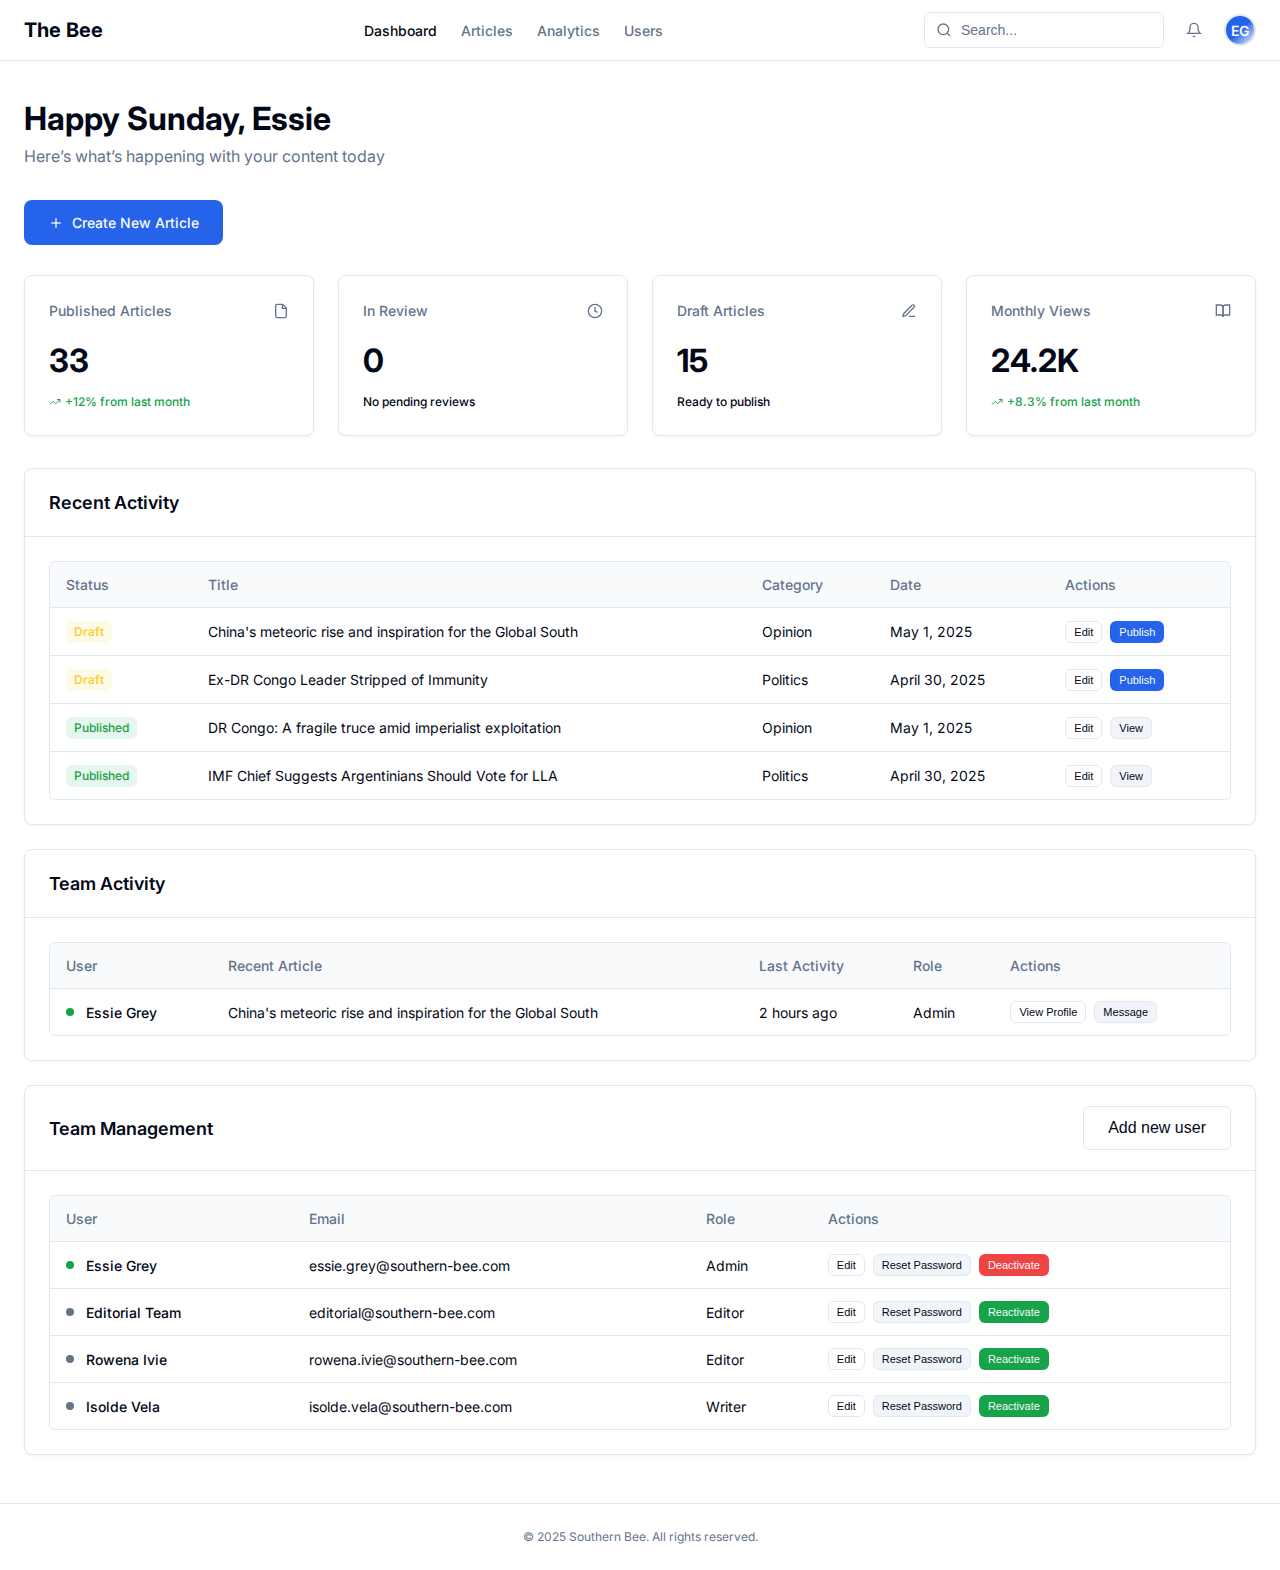
<file: admin-dashboard.html>
<!DOCTYPE html>
<html lang="en">
<head>
  <meta charset="UTF-8">
  <meta name="viewport" content="width=device-width, initial-scale=1.0">
  <meta http-equiv="X-UA-Compatible" content="IE=edge">
  <title>Southern Bee | Admin Dashboard</title>
  <meta name="description" content="">
  <link rel="stylesheet" href="assets/css/style.css">
</head>
<body>   
    <div class="dashboard">
    <header class="dashboard-header">
      <div class="header-container">
        <div class="logo">The Bee</div>
        
        <nav class="header-nav">
          <ul class="nav-links">
            <li><a href="admin-dashboard.html" class="nav-link active">Dashboard</a></li>
            <li><a href="manage-articles.html" class="nav-link">Articles</a></li>
            <li><a href="analytics.html" class="nav-link">Analytics</a></li>
            <li><a href="#" class="nav-link">Users</a></li>
          </ul>
        </nav>

        <div class="header-actions">
          <div class="search-container">
            <svg class="search-icon" xmlns="http://www.w3.org/2000/svg" viewBox="0 0 24 24" fill="none" stroke="currentColor" stroke-width="2">
              <circle cx="11" cy="11" r="8"></circle>
              <line x1="21" y1="21" x2="16.65" y2="16.65"></line>
            </svg>
            <input type="text" class="search-input" placeholder="Search...">
          </div>

          <button class="icon-button">
            <svg width="16" height="16" xmlns="http://www.w3.org/2000/svg" viewBox="0 0 24 24" fill="none" stroke="currentColor" stroke-width="2">
              <path d="M18 8A6 6 0 0 0 6 8c0 7-3 9-3 9h18s-3-2-3-9"></path>
              <path d="M13.73 21a2 2 0 0 1-3.46 0"></path>
            </svg>
          </button>

          <div class="user-menu">
            <div class="user-avatar">EG</div>
            <div class="user-dropdown">
                            <div class="user-details">
                  <div class="small-user-avatar">EG</div>
                  <div class="user-component">
                      <b>Essie Grey</b>
                      <p>essie.grey@southern-bee.com</p>
                  </div>
              </div>
              <div class="dropdown-separator"></div>
              <a href="analytics.html" class="dropdown-item">
                <svg xmlns="http://www.w3.org/2000/svg" width="16" height="16" viewBox="0 0 24 24" fill="none" stroke="currentColor" stroke-width="2" stroke-linecap="round" stroke-linejoin="round" class="lucide lucide-chart-no-axes-combined-icon lucide-chart-no-axes-combined"><path d="M12 16v5"/><path d="M16 14v7"/><path d="M20 10v11"/><path d="m22 3-8.646 8.646a.5.5 0 0 1-.708 0L9.354 8.354a.5.5 0 0 0-.707 0L2 15"/><path d="M4 18v3"/><path d="M8 14v7"/>
                </svg>
                Analytics
              </a>
              <a href="manage-articles.html" class="dropdown-item">
                <svg xmlns="http://www.w3.org/2000/svg" width="16" height="16" viewBox="0 0 24 24" fill="none" stroke="currentColor" stroke-width="2" stroke-linecap="round" stroke-linejoin="round" class="lucide lucide-newspaper-icon lucide-newspaper"><path d="M15 18h-5"/><path d="M18 14h-8"/><path d="M4 22h16a2 2 0 0 0 2-2V4a2 2 0 0 0-2-2H8a2 2 0 0 0-2 2v16a2 2 0 0 1-4 0v-9a2 2 0 0 1 2-2h2"/><rect width="8" height="4" x="10" y="6" rx="1"/>
                </svg>
                Articles
              </a>
              <div class="dropdown-separator"></div>
              <a href="profile.html" class="dropdown-item">
                <svg width="16" height="16" xmlns="http://www.w3.org/2000/svg" viewBox="0 0 24 24" fill="none" stroke="currentColor" stroke-width="2">
                  <path d="M20 21v-2a4 4 0 0 0-4-4H8a4 4 0 0 0-4 4v2"></path>
                  <circle cx="12" cy="7" r="4"></circle>
                </svg>
                Profile
              </a>
              <a href="settings.html" class="dropdown-item">
                <svg width="16" height="16" xmlns="http://www.w3.org/2000/svg" viewBox="0 0 24 24" fill="none" stroke="currentColor" stroke-width="2">
                  <path d="M12.22 2h-.44a2 2 0 0 0-2 2v.18a2 2 0 0 1-1 1.73l-.43.25a2 2 0 0 1-2 0l-.15-.08a2 2 0 0 0-2.73.73l-.22.38a2 2 0 0 0 .73 2.73l.15.1a2 2 0 0 1 1 1.72v.51a2 2 0 0 1-1 1.74l-.15.09a2 2 0 0 0-.73 2.73l.22.38a2 2 0 0 0 2.73.73l.15-.08a2 2 0 0 1 2 0l.43.25a2 2 0 0 1 1 1.73V20a2 2 0 0 0 2 2h.44a2 2 0 0 0 2-2v-.18a2 2 0 0 1 1-1.73l.43-.25a2 2 0 0 1 2 0l.15.08a2 2 0 0 0 2.73-.73l.22-.39a2 2 0 0 0-.73-2.73l-.15-.08a2 2 0 0 1-1-1.74v-.5a2 2 0 0 1 1-1.74l.15-.09a2 2 0 0 0 .73-2.73l-.22-.38a2 2 0 0 0-2.73-.73l-.15.08a2 2 0 0 1-2 0l-.43-.25a2 2 0 0 1-1-1.73V4a2 2 0 0 0-2-2z"></path>
                  <circle cx="12" cy="12" r="3"></circle>
                </svg>
                Settings
              </a>
              <div class="dropdown-separator"></div>
              <a href="" class="dropdown-item">
                <svg width="16" height="16" xmlns="http://www.w3.org/2000/svg" viewBox="0 0 24 24" fill="none" stroke="currentColor" stroke-width="2">
                  <path d="M9 21H5a2 2 0 0 1-2-2V5a2 2 0 0 1 2-2h4"></path>
                  <polyline points="16 17 21 12 16 7"></polyline>
                  <line x1="21" x2="9" y1="12" y2="12"></line>
                </svg>
                Logout
              </a>
            </div>
          </div>
        </div>
      </div>
    </header>

    <main class="main-container">
      <div class="page-header">
        <h1 class="header-greeting" id="header-greeting">Good morning, <span>Essie</span></h1>
        <p class="page-description">Here’s what’s happening with your content today</p>
      </div>

      <a href="create-article.html" class="create-button">
    <svg width="16" height="16" xmlns="http://www.w3.org/2000/svg" viewBox="0 0 24 24" fill="none" stroke="currentColor" stroke-width="2">
      <line x1="12" x2="12" y1="5" y2="19"></line>
      <line x1="5" x2="19" y1="12" y2="12"></line>
    </svg>
    Create New Article
</a>

      <div class="stats-grid">
        <div class="stat-card">
          <div class="stat-header">
            <div class="stat-title">Published Articles</div>
            <svg class="stat-icon" xmlns="http://www.w3.org/2000/svg" viewBox="0 0 24 24" fill="none" stroke="currentColor" stroke-width="2">
              <path d="M14.5 2H6a2 2 0 0 0-2 2v16a2 2 0 0 0 2 2h12a2 2 0 0 0 2-2V7.5L14.5 2z"></path>
              <polyline points="14,2 14,8 20,8"></polyline>
            </svg>
          </div>
          <div class="stat-value">33</div>
          <div class="stat-change positive">
            <svg width="12" height="12" xmlns="http://www.w3.org/2000/svg" viewBox="0 0 24 24" fill="none" stroke="currentColor" stroke-width="2">
              <polyline points="22 7 13.5 15.5 8.5 10.5 2 17"></polyline>
              <polyline points="16 7 22 7 22 13"></polyline>
            </svg>
            +12% from last month
          </div>
        </div>

        <div class="stat-card">
          <div class="stat-header">
            <div class="stat-title">In Review</div>
            <svg class="stat-icon" xmlns="http://www.w3.org/2000/svg" viewBox="0 0 24 24" fill="none" stroke="currentColor" stroke-width="2">
              <circle cx="12" cy="12" r="10"></circle>
              <polyline points="12 6 12 12 16 14"></polyline>
            </svg>
          </div>
          <div class="stat-value">0</div>
          <div class="stat-change">
            No pending reviews
          </div>
        </div>

        <div class="stat-card">
          <div class="stat-header">
            <div class="stat-title">Draft Articles</div>
            <svg class="stat-icon" xmlns="http://www.w3.org/2000/svg" viewBox="0 0 24 24" fill="none" stroke="currentColor" stroke-width="2">
              <path d="M12 20h9"></path>
              <path d="M16.5 3.5a2.12 2.12 0 0 1 3 3L7 19l-4 1 1-4Z"></path>
            </svg>
          </div>
          <div class="stat-value">15</div>
          <div class="stat-change">
            Ready to publish
          </div>
        </div>

        <div class="stat-card">
          <div class="stat-header">
            <div class="stat-title">Monthly Views</div>
            <svg class="stat-icon" xmlns="http://www.w3.org/2000/svg" viewBox="0 0 24 24" fill="none" stroke="currentColor" stroke-width="2">
              <path d="M2 3h6a4 4 0 0 1 4 4v14a3 3 0 0 0-3-3H2z"></path>
              <path d="M22 3h-6a4 4 0 0 0-4 4v14a3 3 0 0 1 3-3h7z"></path>
            </svg>
          </div>
          <div class="stat-value">24.2K</div>
          <div class="stat-change positive">
            <svg width="12" height="12" xmlns="http://www.w3.org/2000/svg" viewBox="0 0 24 24" fill="none" stroke="currentColor" stroke-width="2">
              <polyline points="22 7 13.5 15.5 8.5 10.5 2 17"></polyline>
              <polyline points="16 7 22 7 22 13"></polyline>
            </svg>
            +8.3% from last month
          </div>
        </div>
      </div>

      <div class="card">
        <div class="card-header">
          <h2 class="card-title">Recent Activity</h2>
        </div>
        <div class="card-body">
          <div class="table-container">
            <table class="data-table">
              <thead>
                <tr>
                  <th>Status</th>
                  <th>Title</th>
                  <th>Category</th>
                  <th>Date</th>
                  <th>Actions</th>
                </tr>
              </thead>
              <tbody>
                
                <tr>
                  <td><span class="badge draft">Draft</span></td>
                  <td>China's meteoric rise and inspiration for the Global South</td>
                  <td>Opinion</td>
                  <td>May 1, 2025</td>
                  <td>
                    <div class="action-buttons">
                      <button class="button button-sm button-outline">Edit</button>
                      <button class="button button-sm button-primary">Publish</button>
                    </div>
                  </td>
                </tr>
                <tr>
                  <td><span class="badge draft">Draft</span></td>
                  <td>Ex-DR Congo Leader Stripped of Immunity</td>
                  <td>Politics</td>
                  <td>April 30, 2025</td>
                  <td>
                    <div class="action-buttons">
                      <button class="button button-sm button-outline">Edit</button>
                      <button class="button button-sm button-primary">Publish</button>
                    </div>
                  </td>
                </tr>
                <tr>
                  <td><span class="badge published">Published</span></td>
                  <td>DR Congo: A fragile truce amid imperialist exploitation</td>
                  <td>Opinion</td>
                  <td>May 1, 2025</td>
                  <td>
                    <div class="action-buttons">
                      <button class="button button-sm button-outline">Edit</button>
                      <button class="button button-sm button-secondary">View</button>
                    </div>
                  </td>
                </tr>
                <tr>
                  <td><span class="badge published">Published</span></td>
                  <td>IMF Chief Suggests Argentinians Should Vote for LLA</td>
                  <td>Politics</td>
                  <td>April 30, 2025</td>
                  <td>
                    <div class="action-buttons">
                      <button class="button button-sm button-outline">Edit</button>
                      <button class="button button-sm button-secondary">View</button>
                    </div>
                  </td>
                </tr>
              </tbody>
            </table>
          </div>
        </div>
      </div>
      
      <div class="card">
        <div class="card-header">
          <h2 class="card-title">Team Activity</h2>
        </div>
        <div class="card-body">
          <div class="table-container">
            <table class="data-table">
              <thead>
                <tr>
                  <th>User</th>
                  <th>Recent Article</th>
                  <th>Last Activity</th>
                  <th>Role</th>
                  <th>Actions</th>
                </tr>
              </thead>
              <tbody>
                <tr>
                  <td>
                    <div class="user-cell">
                      <span class="status-dot online"></span>
                      <span class="user-name">Essie Grey</span>
                    </div>
                  </td>
                  <td>China's meteoric rise and inspiration for the Global South</td>
                  <td>2 hours ago</td>
                  <td>Admin</td>
                  <td>
                    <div class="action-buttons">
                      <button class="button button-sm button-outline">View Profile</button>
                      <button class="button button-sm button-secondary">Message</button>
                    </div>
                  </td>
                </tr>
                <!--<tr>
                  <td>
                    <div class="user-cell">
                      <span class="status-dot offline"></span>
                      <span class="user-name">Editorial Team</span>
                    </div>
                  </td>
                  <td>DR Congo: A fragile truce amid imperialist exploitation</td>
                  <td>Yesterday</td>
                  <td>Editor</td>
                  <td>
                    <div class="action-buttons">
                      <button class="button button-sm button-outline">View Profile</button>
                      <button class="button button-sm button-secondary">Message</button>
                    </div>
                  </td>
                </tr>
                <tr>
                  <td>
                    <div class="user-cell">
                        <span class="status-dot online"></span>
                      <span class="user-name">Rowena Ivie</span>
                    </div>
                  </td>
                  <td>IMF Chief Suggests Argentinians Should Vote for LLA</td>
                  <td>30 minutes ago</td>
                  <td>Editor</td>
                  <td>
                    <div class="action-buttons">
                      <button class="button button-sm button-outline">View Profile</button>
                      <button class="button button-sm button-secondary">Message</button>
                    </div>
                  </td>
                </tr>
                <tr>
                  <td>
                    <div class="user-cell">
                      <span class="status-dot online"></span>
                      <span class="user-name">Isolde  Vela</span>
                    </div>
                  </td>
                  <td>Ex-DR Congo Leader Stripped of Immunity</td>
                  <td>4 hours ago</td>
                  <td>Writer</td>
                  <td>
                    <div class="action-buttons">
                      <button class="button button-sm button-outline">View Profile</button>
                      <button class="button button-sm button-secondary">Message</button>
                    </div>
                  </td>
                </tr>-->
              </tbody>
            </table>
          </div>
        </div>
      </div>
      
      <div class="card">
        <div class="card-header">
          <h2 class="card-title">Team Management</h2>
          <button class="button button-lg button-outline">Add new user</button>
        </div>
        <div class="card-body">
          <div class="table-container">
            <table class="data-table">
              <thead>
                <tr>
                  <th>User</th>
                  <th>Email</th>
                  <th>Role</th>
                  <th>Actions</th>
                </tr>
              </thead>
              <tbody>
                <tr>
                  <td>
                      <div class="user-cell">
                      <span class="status-dot online"></span>
                      <span class="user-name">Essie Grey</span>
                    </div>
                  </td>
                  <td>essie.grey@southern-bee.com</td>
                  <td>Admin</td>
                  <td>
                    <div class="action-buttons">
                      <button class="button button-sm button-outline">Edit</button>
                      <button class="button button-sm button-secondary">Reset Password</button>
                      <button class="button button-sm button-destructive">Deactivate</button>
                    </div>
                  </td>
                </tr>
                <tr>
                  <td>
                      <div class="user-cell">
                      <span class="status-dot offline"></span>
                      <span class="user-name">Editorial Team</span>
                    </div>
                  </td>
                  <td>editorial@southern-bee.com</td>
                  <td>Editor</td>
                  <td>
                    <div class="action-buttons">
                      <button class="button button-sm button-outline">Edit</button>
                      <button class="button button-sm button-secondary">Reset Password</button>
                      <button class="button button-sm button-success">Reactivate</button>
                    </div>
                  </td>
                </tr>
                <tr>
                  <td>
                      <div class="user-cell">
                      <span class="status-dot offline"></span>
                      <span class="user-name">Rowena Ivie</span>
                    </div>
                  </td>
                  <td>rowena.ivie@southern-bee.com</td>
                  <td>Editor</td>
                  <td>
                    <div class="action-buttons">
                      <button class="button button-sm button-outline">Edit</button>
                      <button class="button button-sm button-secondary">Reset Password</button>
                      <button class="button button-sm button-success">Reactivate</button>
                    </div>
                  </td>
                </tr>
                <tr>
                  <td>
                      <div class="user-cell">
                      <span class="status-dot offline"></span>
                      <span class="user-name">Isolde Vela</span>
                    </div>
                  </td>
                  <td>isolde.vela@southern-bee.com</td>
                  <td>Writer</td>
                  <td>
                    <div class="action-buttons">
                      <button class="button button-sm button-outline">Edit</button>
                      <button class="button button-sm button-secondary">Reset Password</button>
                      <button class="button button-sm button-success">Reactivate</button>
                    </div>
                  </td>
                </tr>
              </tbody>
            </table>
          </div>
        </div>
      </div>
    </main>

    <footer class="footer">
      © 2025 Southern Bee. All rights reserved.
    </footer>
  </div>
    
    <script src="assets/js/main.js" defer></script>
</body>
</html>
</file>
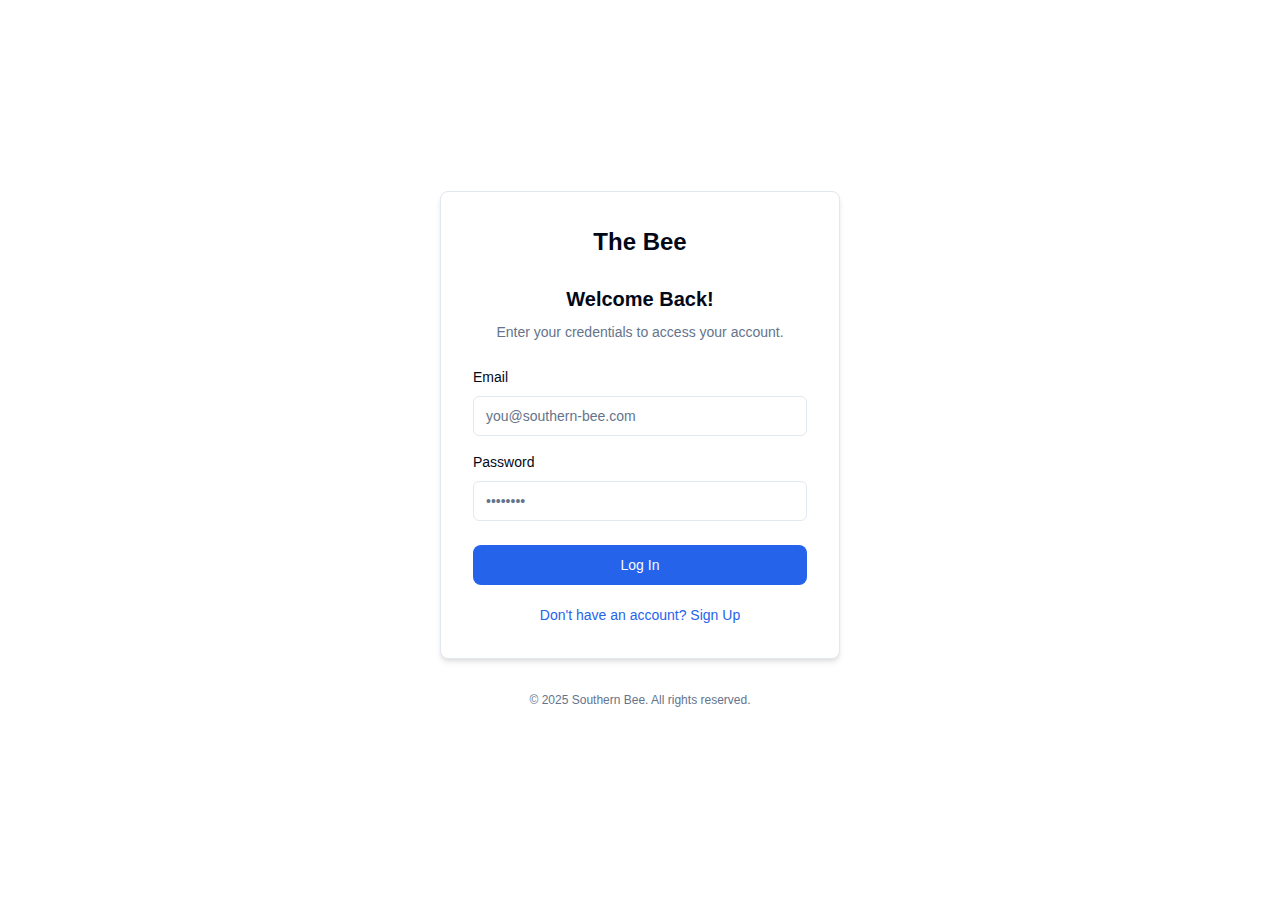
<file: admin-login.html>
<!DOCTYPE html>
<html lang="en">
<head>
  <meta charset="UTF-8">
  <meta name="viewport" content="width=device-width, initial-scale=1.0">
  <meta http-equiv="X-UA-Compatible" content="IE=edge">
  <title>Login | Southern Bee Admin</title>
  <meta name="description" content="Login to Southern Bee Admin Dashboard">
  <link rel="stylesheet" href="assets/css/theme.css">
</head>
<body>
  <div class="auth-container">
    <div class="logo">The Bee</div>
    <div class="auth-header">
        <h1 class="auth-title">Welcome Back!</h1>
        <p class="auth-subtitle">Enter your credentials to access your account.</p>
    </div>
    <form id="loginForm" action="admin-dashboard.html" novalidate>
      <div class="form-group">
        <label for="email">Email</label>
        <input type="email" id="email" name="email" class="form-input" placeholder="you@southern-bee.com">
        <div class="error-message"></div>
      </div>
      <div class="form-group">
        <label for="password">Password</label>
        <input type="password" id="password" name="password" class="form-input" placeholder="••••••••">
        <div class="error-message"></div>
      </div>
      <button type="submit" class="auth-button">Log In</button>
    </form>
    <a href="admin-signup.html" class="auth-link">Don't have an account? Sign Up</a>
  </div>
   <footer class="footer">
      © 2025 Southern Bee. All rights reserved.
    </footer>
    <script src="assets/js/main.js" defer></script>
</body>
</html>
</file>
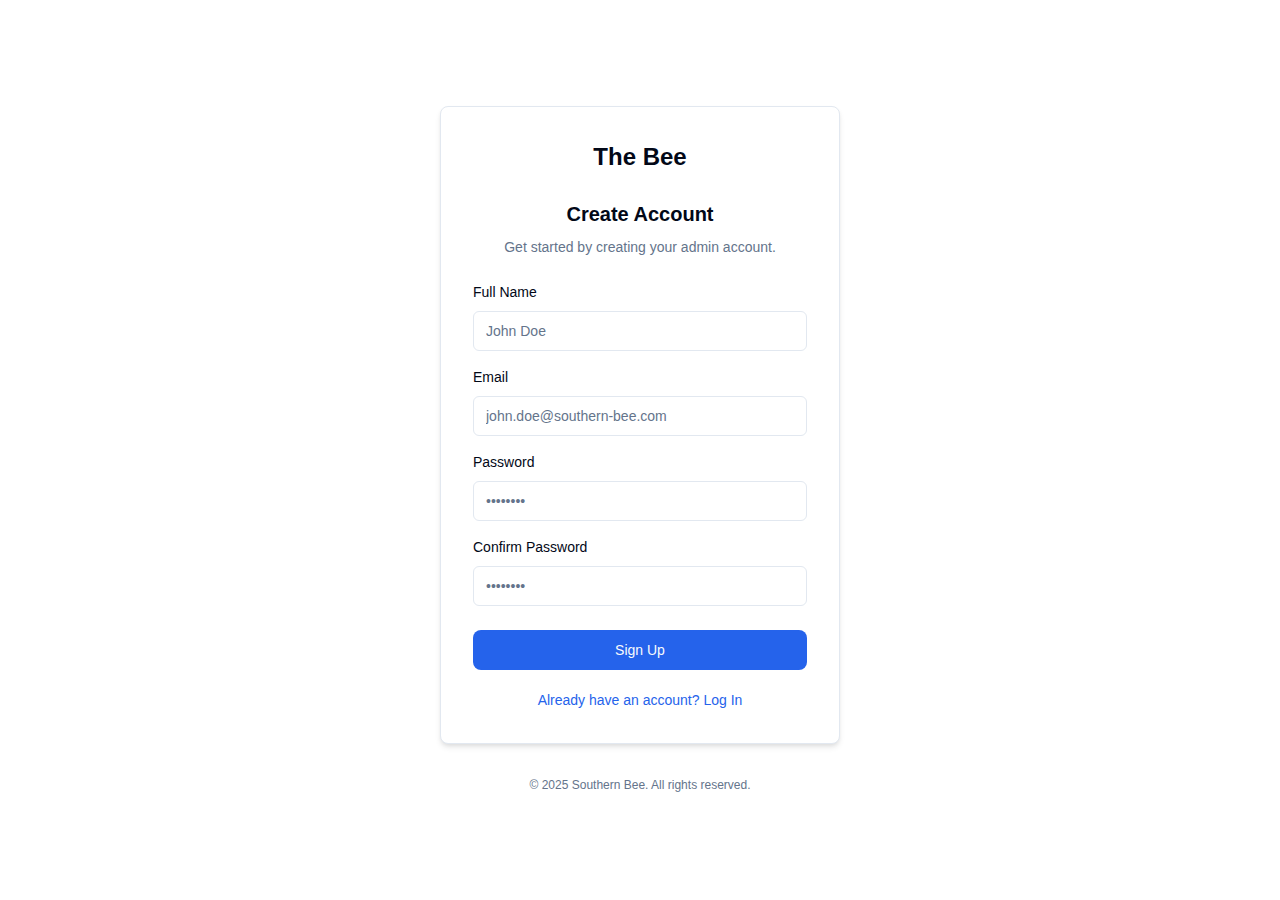
<file: admin-signup.html>
<!DOCTYPE html>
<html lang="en">
<head>
  <meta charset="UTF-8">
  <meta name="viewport" content="width=device-width, initial-scale=1.0">
  <meta http-equiv="X-UA-Compatible" content="IE=edge">
  <title>Sign Up | Southern Bee Admin</title>
  <meta name="description" content="Create an account for Southern Bee Admin Dashboard">
  <link rel="stylesheet" href="assets/css/theme.css">
</head>
<body>
  <div class="auth-container">
    <div class="logo">The Bee</div>
    <div class="auth-header">
        <h1 class="auth-title">Create Account</h1>
        <p class="auth-subtitle">Get started by creating your admin account.</p>
    </div>
    <!-- IMPORTANT: id="signupForm" and novalidate added here -->
    <form id="signupForm" action="admin-login.html" novalidate>
      <div class="form-group">
        <label for="fullname">Full Name</label>
        <input type="text" id="fullname" name="fullname" class="form-input" placeholder="John Doe">
        <div class="error-message"></div>
      </div>
      <div class="form-group">
        <label for="email">Email</label>
        <input type="email" id="email" name="email" class="form-input" placeholder="john.doe@southern-bee.com">
        <div class="error-message"></div>
      </div>
      <div class="form-group">
        <label for="password">Password</label>
        <input type="password" id="password" name="password" class="form-input" placeholder="••••••••">
        <div class="error-message"></div>
      </div>
      <div class="form-group">
        <label for="confirm-password">Confirm Password</label>
        <input type="password" id="confirm-password" name="confirm-password" class="form-input" placeholder="••••••••">
        <div class="error-message"></div>
      </div>
      <button type="submit" class="auth-button">Sign Up</button>
    </form>
    <a href="admin-login.html" class="auth-link">Already have an account? Log In</a>
  </div>
  <footer class="footer">
      © 2025 Southern Bee. All rights reserved.
  </footer>
  <script src="assets/js/main.js" defer></script>
</body>
</html>
</file>
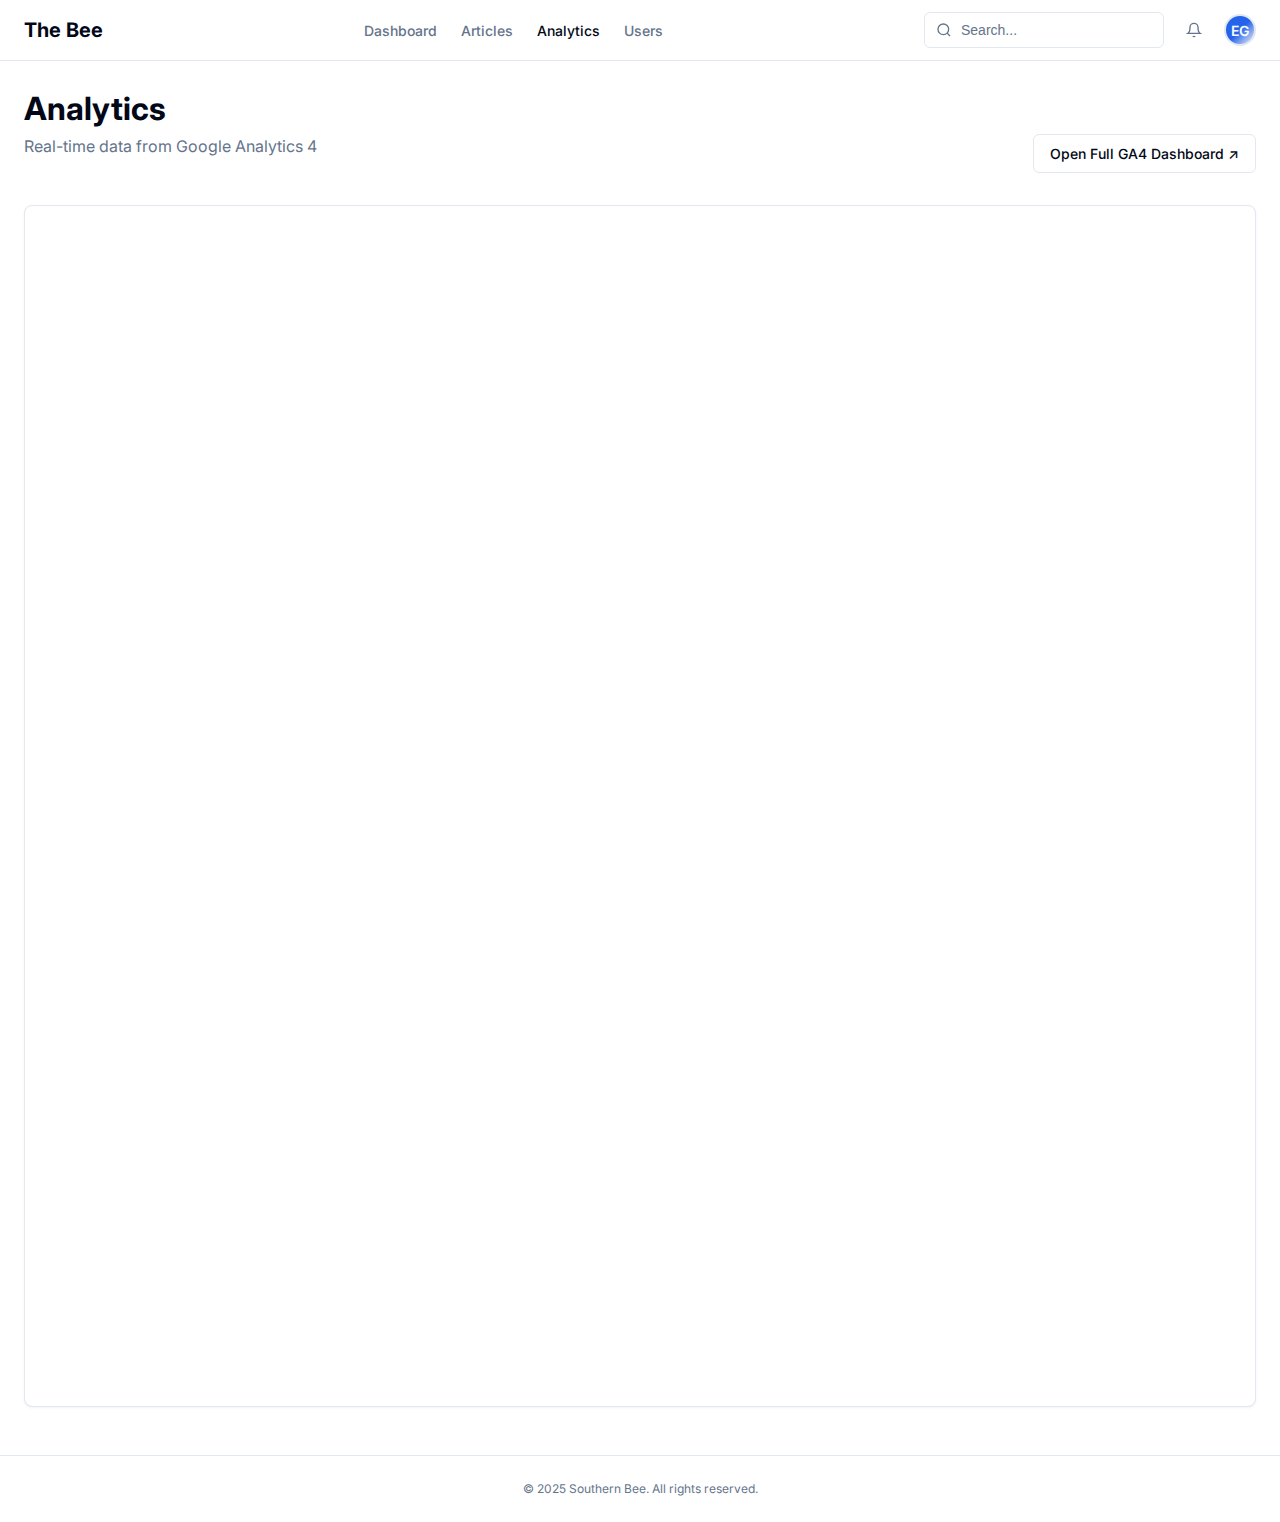
<file: analytics.html>
<!DOCTYPE html>
<html lang="en">
<head>
  <meta charset="UTF-8">
  <meta name="viewport" content="width=device-width, initial-scale=1.0">
  <meta http-equiv="X-UA-Compatible" content="IE=edge">
  <title>Southern Bee | Analytics</title>
  <meta name="description" content="">
  <link rel="stylesheet" href="assets/css/style.css">
  <!--<script src="https://cdnjs.cloudflare.com/ajax/libs/Chart.js/3.9.1/chart.min.js"></script>-->
  <style>
      /* Remove the old .google-embed-container styles and use this: */

.dashboard-embed-wrapper {
    width: 100%;
    /* This makes the iframe tall enough to fit content without internal scrollbars */
    min-height: 1200px; 
    position: relative;
    background: #fff;
    border-radius: 8px;
    box-shadow: 0 1px 3px rgba(0,0,0,0.1);
    overflow: hidden;
}

.dashboard-embed-wrapper iframe {
    width: 100%;
    height: 100%;
    border: none;
    display: block;
}

/* Make the card body flush to remove ugly white borders */
.card-body.no-padding {
    padding: 0;
}
  </style>
</head>
<body>   
  <div class="dashboard">
    <header class="dashboard-header">
      <div class="header-container">
        <div class="logo">The Bee</div>
        
        <nav class="header-nav">
          <ul class="nav-links">
            <li><a href="admin-dashboard.html" class="nav-link">Dashboard</a></li>
            <li><a href="manage-articles.html" class="nav-link">Articles</a></li>
            <li><a href="analytics.html" class="nav-link active">Analytics</a></li>
            <li><a href="#" class="nav-link">Users</a></li>
          </ul>
        </nav>

        <div class="header-actions">
          <div class="search-container">
            <svg class="search-icon" xmlns="http://www.w3.org/2000/svg" viewBox="0 0 24 24" fill="none" stroke="currentColor" stroke-width="2">
              <circle cx="11" cy="11" r="8"></circle>
              <line x1="21" y1="21" x2="16.65" y2="16.65"></line>
            </svg>
            <input type="text" class="search-input" placeholder="Search...">
          </div>

          <button class="icon-button">
            <svg width="16" height="16" xmlns="http://www.w3.org/2000/svg" viewBox="0 0 24 24" fill="none" stroke="currentColor" stroke-width="2">
              <path d="M18 8A6 6 0 0 0 6 8c0 7-3 9-3 9h18s-3-2-3-9"></path>
              <path d="M13.73 21a2 2 0 0 1-3.46 0"></path>
            </svg>
          </button>

          <div class="user-menu">
            <div class="user-avatar">EG</div>
            <div class="user-dropdown">
              <div class="user-details">
                <div class="small-user-avatar">EG</div>
                <div class="user-component">
                  <b>Essie Grey</b>
                  <p>essie.grey@southern-bee.com</p>
                </div>
              </div>
              <div class="dropdown-separator"></div>
              <a href="analytics.html" class="dropdown-item">
                <svg xmlns="http://www.w3.org/2000/svg" width="16" height="16" viewBox="0 0 24 24" fill="none" stroke="currentColor" stroke-width="2" stroke-linecap="round" stroke-linejoin="round">
                  <path d="M12 16v5"/><path d="M16 14v7"/><path d="M20 10v11"/><path d="m22 3-8.646 8.646a.5.5 0 0 1-.708 0L9.354 8.354a.5.5 0 0 0-.707 0L2 15"/><path d="M4 18v3"/><path d="M8 14v7"/>
                </svg>
                Analytics
              </a>
              <a href="manage-articles.html" class="dropdown-item">
                <svg xmlns="http://www.w3.org/2000/svg" width="16" height="16" viewBox="0 0 24 24" fill="none" stroke="currentColor" stroke-width="2" stroke-linecap="round" stroke-linejoin="round">
                  <path d="M15 18h-5"/><path d="M18 14h-8"/><path d="M4 22h16a2 2 0 0 0 2-2V4a2 2 0 0 0-2-2H8a2 2 0 0 0-2 2v16a2 2 0 0 1-4 0v-9a2 2 0 0 1 2-2h2"/><rect width="8" height="4" x="10" y="6" rx="1"/>
                </svg>
                Articles
              </a>
              <div class="dropdown-separator"></div>
              <a href="profile.html" class="dropdown-item">
                <svg width="16" height="16" xmlns="http://www.w3.org/2000/svg" viewBox="0 0 24 24" fill="none" stroke="currentColor" stroke-width="2">
                  <path d="M20 21v-2a4 4 0 0 0-4-4H8a4 4 0 0 0-4 4v2"></path>
                  <circle cx="12" cy="7" r="4"></circle>
                </svg>
                Profile
              </a>
              <a href="settings.html" class="dropdown-item">
                <svg width="16" height="16" xmlns="http://www.w3.org/2000/svg" viewBox="0 0 24 24" fill="none" stroke="currentColor" stroke-width="2">
                  <path d="M12.22 2h-.44a2 2 0 0 0-2 2v.18a2 2 0 0 1-1 1.73l-.43.25a2 2 0 0 1-2 0l-.15-.08a2 2 0 0 0-2.73.73l-.22.38a2 2 0 0 0 .73 2.73l.15.1a2 2 0 0 1 1 1.72v.51a2 2 0 0 1-1 1.74l-.15.09a2 2 0 0 0-.73 2.73l.22.38a2 2 0 0 0 2.73.73l.15-.08a2 2 0 0 1 2 0l.43.25a2 2 0 0 1 1 1.73V20a2 2 0 0 0 2 2h.44a2 2 0 0 0 2-2v-.18a2 2 0 0 1 1-1.73l.43-.25a2 2 0 0 1 2 0l.15.08a2 2 0 0 0 2.73-.73l.22-.39a2 2 0 0 0-.73-2.73l-.15-.08a2 2 0 0 1-1-1.74v-.5a2 2 0 0 1 1-1.74l.15-.09a2 2 0 0 0 .73-2.73l-.22-.38a2 2 0 0 0-2.73-.73l-.15.08a2 2 0 0 1-2 0l-.43-.25a2 2 0 0 1-1-1.73V4a2 2 0 0 0-2-2z"></path>
                  <circle cx="12" cy="12" r="3"></circle>
                </svg>
                Settings
              </a>
              <div class="dropdown-separator"></div>
              <a href="" class="dropdown-item">
                <svg width="16" height="16" xmlns="http://www.w3.org/2000/svg" viewBox="0 0 24 24" fill="none" stroke="currentColor" stroke-width="2">
                  <path d="M9 21H5a2 2 0 0 1-2-2V5a2 2 0 0 1 2-2h4"></path>
                  <polyline points="16 17 21 12 16 7"></polyline>
                  <line x1="21" x2="9" y1="12" y2="12"></line>
                </svg>
                Logout
              </a>
            </div>
          </div>
        </div>
      </div>
    </header>

    <main class="main-container">
      <div class="page-header" style="display: flex; justify-content: space-between; align-items: end;">
    <div>
        <h1 class="page-title">Analytics</h1>
        <p class="page-description">Real-time data from Google Analytics 4</p>
    </div>
    
    <!-- Button moved here, styled as outline to be less distracting -->
    <a href="https://analytics.google.com/analytics/web/" target="_blank" class="button button-outline">
        Open Full GA4 Dashboard ↗
    </a>
      </div>
      
      <div class="card">
        <!--<div class="card-header">
          <h3 class="card-title">Performance Overview</h3>
        </div>-->
        <div class="card-body no-padding">
        <div class="dashboard-embed-wrapper">
            <!-- 
               IMPORTANT URL CHANGES:
               1. Added /embed/ to the path (you already had this)
               2. Added params at the end: ?params=%7B%22ds0.refreshInterval%22%3A300%7D&nav=collapsed
            -->
            <iframe 
                src="https://lookerstudio.google.com/embed/reporting/353cf5d8-a134-4fc7-9d29-28f35de7e032/page/p_m63q9t54bd?nav=collapsed" 
                frameborder="0" 
                style="border:0" 
                allowfullscreen 
                sandbox="allow-storage-access-by-user-activation allow-scripts allow-same-origin allow-popups allow-popups-to-escape-sandbox">
            </iframe>
        </div>
    </div>
  </div>
    </main>
    
    <footer class="footer">
      © 2025 Southern Bee. All rights reserved.
    </footer>
  </div>
  
  <script src="assets/js/main.js" defer></script>
</body>
</html>
</file>
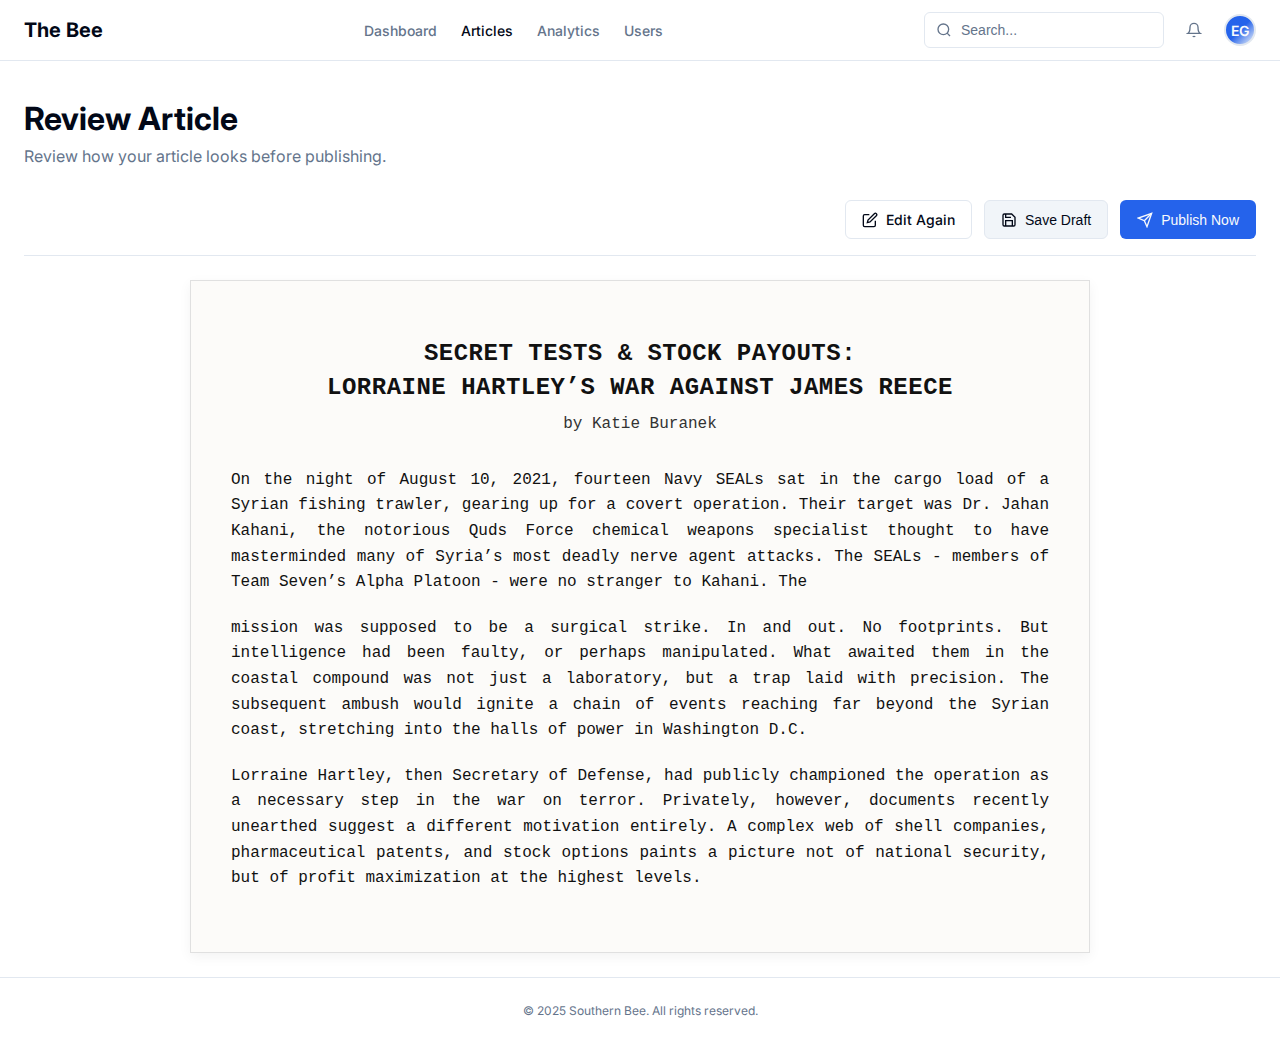
<file: article.html>
<!DOCTYPE html>
<html lang="en">
<head>
  <meta charset="UTF-8">
  <meta name="viewport" content="width=device-width, initial-scale=1.0">
  <meta http-equiv="X-UA-Compatible" content="IE=edge">
  <title>Article Preview | Southern Bee</title>
  <meta name="description" content="Article Preview">
  <link rel="stylesheet" href="assets/css/style.css">
</head>
<body>   
    <div class="dashboard">
    <header class="dashboard-header">
      <div class="header-container">
        <div class="logo">The Bee</div>
        <nav class="header-nav">
          <ul class="nav-links">
            <li><a href="admin-dashboard.html" class="nav-link">Dashboard</a></li>
            <li><a href="manage-articles.html" class="nav-link active">Articles</a></li>
            <li><a href="analytics.html" class="nav-link">Analytics</a></li>
            <li><a href="#" class="nav-link">Users</a></li>
          </ul>
        </nav>

        <div class="header-actions">
          <div class="search-container">
            <svg class="search-icon" xmlns="http://www.w3.org/2000/svg" viewBox="0 0 24 24" fill="none" stroke="currentColor" stroke-width="2">
              <circle cx="11" cy="11" r="8"></circle>
              <line x1="21" y1="21" x2="16.65" y2="16.65"></line>
            </svg>
            <input type="text" class="search-input" placeholder="Search...">
          </div>

          <button class="icon-button">
            <svg width="16" height="16" xmlns="http://www.w3.org/2000/svg" viewBox="0 0 24 24" fill="none" stroke="currentColor" stroke-width="2">
              <path d="M18 8A6 6 0 0 0 6 8c0 7-3 9-3 9h18s-3-2-3-9"></path>
              <path d="M13.73 21a2 2 0 0 1-3.46 0"></path>
            </svg>
          </button>

          <div class="user-menu">
            <div class="user-avatar">EG</div>
            <div class="user-dropdown">
                <div class="user-details">
                  <div class="small-user-avatar">EG</div>
                  <div class="user-component">
                      <b>Essie Grey</b>
                      <p>essie.grey@southern-bee.com</p>
                  </div>
              </div>
              <div class="dropdown-separator"></div>
              <a href="analytics.html" class="dropdown-item">
                <svg xmlns="http://www.w3.org/2000/svg" width="16" height="16" viewBox="0 0 24 24" fill="none" stroke="currentColor" stroke-width="2" stroke-linecap="round" stroke-linejoin="round" class="lucide lucide-chart-no-axes-combined-icon lucide-chart-no-axes-combined"><path d="M12 16v5"/><path d="M16 14v7"/><path d="M20 10v11"/><path d="m22 3-8.646 8.646a.5.5 0 0 1-.708 0L9.354 8.354a.5.5 0 0 0-.707 0L2 15"/><path d="M4 18v3"/><path d="M8 14v7"/>
                </svg>
                Analytics
              </a>
              <a href="manage-articles.html" class="dropdown-item">
                <svg xmlns="http://www.w3.org/2000/svg" width="16" height="16" viewBox="0 0 24 24" fill="none" stroke="currentColor" stroke-width="2" stroke-linecap="round" stroke-linejoin="round" class="lucide lucide-newspaper-icon lucide-newspaper"><path d="M15 18h-5"/><path d="M18 14h-8"/><path d="M4 22h16a2 2 0 0 0 2-2V4a2 2 0 0 0-2-2H8a2 2 0 0 0-2 2v16a2 2 0 0 1-4 0v-9a2 2 0 0 1 2-2h2"/><rect width="8" height="4" x="10" y="6" rx="1"/>
                </svg>
                Articles
              </a>
              <div class="dropdown-separator"></div>
              <a href="profile.html" class="dropdown-item">
                <svg width="16" height="16" xmlns="http://www.w3.org/2000/svg" viewBox="0 0 24 24" fill="none" stroke="currentColor" stroke-width="2">
                  <path d="M20 21v-2a4 4 0 0 0-4-4H8a4 4 0 0 0-4 4v2"></path>
                  <circle cx="12" cy="7" r="4"></circle>
                </svg>
                Profile
              </a>
              <a href="settings.html" class="dropdown-item">
                <svg width="16" height="16" xmlns="http://www.w3.org/2000/svg" viewBox="0 0 24 24" fill="none" stroke="currentColor" stroke-width="2">
                  <path d="M12.22 2h-.44a2 2 0 0 0-2 2v.18a2 2 0 0 1-1 1.73l-.43.25a2 2 0 0 1-2 0l-.15-.08a2 2 0 0 0-2.73.73l-.22.38a2 2 0 0 0 .73 2.73l.15.1a2 2 0 0 1 1 1.72v.51a2 2 0 0 1-1 1.74l-.15.09a2 2 0 0 0-.73 2.73l.22.38a2 2 0 0 0 2.73.73l.15-.08a2 2 0 0 1 2 0l.43.25a2 2 0 0 1 1 1.73V20a2 2 0 0 0 2 2h.44a2 2 0 0 0 2-2v-.18a2 2 0 0 1 1-1.73l.43-.25a2 2 0 0 1 2 0l.15.08a2 2 0 0 0 2.73-.73l.22-.39a2 2 0 0 0-.73-2.73l-.15-.08a2 2 0 0 1-1-1.74v-.5a2 2 0 0 1 1-1.74l.15-.09a2 2 0 0 0 .73-2.73l-.22-.38a2 2 0 0 0-2.73-.73l-.15.08a2 2 0 0 1-2 0l-.43-.25a2 2 0 0 1-1-1.73V4a2 2 0 0 0-2-2z"></path>
                  <circle cx="12" cy="12" r="3"></circle>
                </svg>
                Settings
              </a>
              <div class="dropdown-separator"></div>
              <a href="" class="dropdown-item">
                <svg width="16" height="16" xmlns="http://www.w3.org/2000/svg" viewBox="0 0 24 24" fill="none" stroke="currentColor" stroke-width="2">
                  <path d="M9 21H5a2 2 0 0 1-2-2V5a2 2 0 0 1 2-2h4"></path>
                  <polyline points="16 17 21 12 16 7"></polyline>
                  <line x1="21" x2="9" y1="12" y2="12"></line>
                </svg>
                Logout
              </a>
            </div>
          </div>
        </div>
      </div>
    </header>

    <main class="main-container">
      <div class="page-header">
        <h1 class="header-greeting">Review Article</h1>
        <p class="page-description">Review how your article looks before publishing.</p>
      </div>

      <div class="preview-actions-bar">
          <a href="create-article.html" class="button button-outline">
              <svg width="16" height="16" xmlns="http://www.w3.org/2000/svg" viewBox="0 0 24 24" fill="none" stroke="currentColor" stroke-width="2" style="margin-right: 8px;">
                <path d="M11 4H4a2 2 0 0 0-2 2v14a2 2 0 0 0 2 2h14a2 2 0 0 0 2-2v-7"></path>
                <path d="M18.5 2.5a2.121 2.121 0 0 1 3 3L12 15l-4 1 1-4 9.5-9.5z"></path>
              </svg>
              Edit Again
          </a>
          <button class="button button-secondary">
              <svg width="16" height="16" xmlns="http://www.w3.org/2000/svg" viewBox="0 0 24 24" fill="none" stroke="currentColor" stroke-width="2" style="margin-right: 8px;">
                  <path d="M19 21H5a2 2 0 0 1-2-2V5a2 2 0 0 1 2-2h11l5 5v11a2 2 0 0 1-2 2z"></path>
                  <polyline points="17 21 17 13 7 13 7 21"></polyline>
                  <polyline points="7 3 7 8 15 8"></polyline>
              </svg>
              Save Draft
          </button>
          <button class="button button-primary">
              <svg width="16" height="16" xmlns="http://www.w3.org/2000/svg" viewBox="0 0 24 24" fill="none" stroke="currentColor" stroke-width="2" style="margin-right: 8px;">
                  <path d="M22 2L11 13"></path>
                  <path d="M22 2L15 22L11 13L2 9L22 2Z"></path>
              </svg>
              Publish Now
          </button>
      </div>

      <div class="article-preview-wrapper">
          <article class="article-preview-content">
              <h1 class="article-preview-title">SECRET TESTS & STOCK PAYOUTS:<br>LORRAINE HARTLEY’S WAR AGAINST JAMES REECE</h1>
              
              <div class="article-preview-byline">
                  by Katie Buranek
              </div>

              <div class="article-preview-body">
                  <p>On the night of August 10, 2021, fourteen Navy SEALs sat in the cargo load of a Syrian fishing trawler, gearing up for a covert operation. Their target was Dr. Jahan Kahani, the notorious Quds Force chemical weapons specialist thought to have masterminded many of Syria’s most deadly nerve agent attacks. The SEALs - members of Team Seven’s Alpha Platoon - were no stranger to Kahani. The</p>
                  
                  <!-- Placeholder text for visual effect -->
                  <p>mission was supposed to be a surgical strike. In and out. No footprints. But intelligence had been faulty, or perhaps manipulated. What awaited them in the coastal compound was not just a laboratory, but a trap laid with precision. The subsequent ambush would ignite a chain of events reaching far beyond the Syrian coast, stretching into the halls of power in Washington D.C.</p>
                  
                  <p>Lorraine Hartley, then Secretary of Defense, had publicly championed the operation as a necessary step in the war on terror. Privately, however, documents recently unearthed suggest a different motivation entirely. A complex web of shell companies, pharmaceutical patents, and stock options paints a picture not of national security, but of profit maximization at the highest levels.</p>
              </div>
          </article>
      </div>

    </main>

    <footer class="footer">
      © 2025 Southern Bee. All rights reserved.
    </footer>
  </div>
    
    <script src="assets/js/main.js" defer></script>
</body>
</html>
</file>
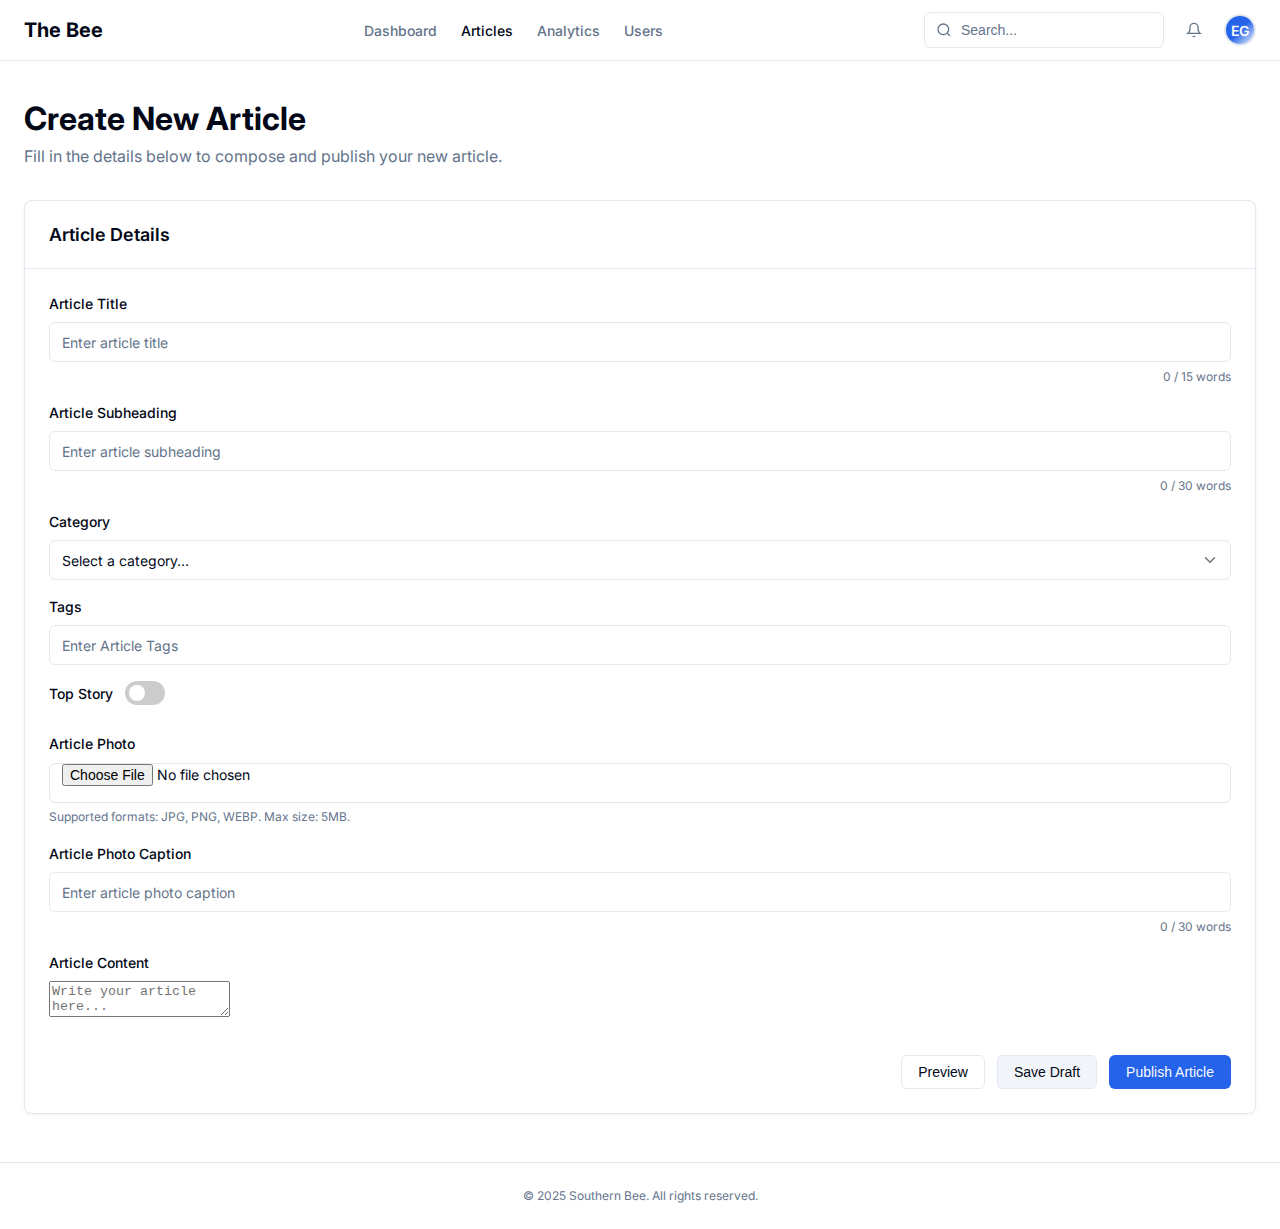
<file: create-article.html>
<!DOCTYPE html>
<html lang="en">
<head>
  <meta charset="UTF-8">
  <meta name="viewport" content="width=device-width, initial-scale=1.0">
  <meta http-equiv="X-UA-Compatible" content="IE=edge">
  <title>Southern Bee | Create Article</title>
  <meta name="description" content="Create a new article for Southern Bee.">
  <link rel="stylesheet" href="assets/css/style.css">
  <script src="https://cdn.tiny.cloud/1/d8lp7p4q21ah47puqajxljl7ch6ke3kjbihro86uvd3penuw/tinymce/6/tinymce.min.js" referrerpolicy="origin"></script>
</head>
<body>   
    <div class="dashboard">
    <header class="dashboard-header">
      <div class="header-container">
        <div class="logo">The Bee</div>
        <nav class="header-nav">
          <ul class="nav-links">
            <li><a href="admin-dashboard.html" class="nav-link">Dashboard</a></li>
            <li><a href="manage-articles.html" class="nav-link active">Articles</a></li> 
            <li><a href="analytics.html" class="nav-link">Analytics</a></li>
            <li><a href="#" class="nav-link">Users</a></li>
          </ul>
        </nav>

        <div class="header-actions">
          <div class="search-container">
            <svg class="search-icon" xmlns="http://www.w3.org/2000/svg" viewBox="0 0 24 24" fill="none" stroke="currentColor" stroke-width="2">
              <circle cx="11" cy="11" r="8"></circle>
              <line x1="21" y1="21" x2="16.65" y2="16.65"></line>
            </svg>
            <input type="text" class="search-input" placeholder="Search...">
          </div>

          <button class="icon-button">
            <svg width="16" height="16" xmlns="http://www.w3.org/2000/svg" viewBox="0 0 24 24" fill="none" stroke="currentColor" stroke-width="2">
              <path d="M18 8A6 6 0 0 0 6 8c0 7-3 9-3 9h18s-3-2-3-9"></path>
              <path d="M13.73 21a2 2 0 0 1-3.46 0"></path>
            </svg>
          </button>

          <div class="user-menu">
            <div class="user-avatar">EG</div>
                <div class="user-dropdown">
                            <div class="user-details">
                  <div class="small-user-avatar">EG</div>
                  <div class="user-component">
                      <b>Essie Grey</b>
                      <p>essie.grey@southern-bee.com</p>
                  </div>
              </div>
              <div class="dropdown-separator"></div>
              <a href="analytics.html" class="dropdown-item">
                <svg xmlns="http://www.w3.org/2000/svg" width="16" height="16" viewBox="0 0 24 24" fill="none" stroke="currentColor" stroke-width="2" stroke-linecap="round" stroke-linejoin="round" class="lucide lucide-chart-no-axes-combined-icon lucide-chart-no-axes-combined"><path d="M12 16v5"/><path d="M16 14v7"/><path d="M20 10v11"/><path d="m22 3-8.646 8.646a.5.5 0 0 1-.708 0L9.354 8.354a.5.5 0 0 0-.707 0L2 15"/><path d="M4 18v3"/><path d="M8 14v7"/>
                </svg>
                Analytics
              </a>
              <a href="manage-articles.html" class="dropdown-item">
                <svg xmlns="http://www.w3.org/2000/svg" width="16" height="16" viewBox="0 0 24 24" fill="none" stroke="currentColor" stroke-width="2" stroke-linecap="round" stroke-linejoin="round" class="lucide lucide-newspaper-icon lucide-newspaper"><path d="M15 18h-5"/><path d="M18 14h-8"/><path d="M4 22h16a2 2 0 0 0 2-2V4a2 2 0 0 0-2-2H8a2 2 0 0 0-2 2v16a2 2 0 0 1-4 0v-9a2 2 0 0 1 2-2h2"/><rect width="8" height="4" x="10" y="6" rx="1"/>
                </svg>
                Articles
              </a>
              <div class="dropdown-separator"></div>
              <a href="profile.html" class="dropdown-item">
                <svg width="16" height="16" xmlns="http://www.w3.org/2000/svg" viewBox="0 0 24 24" fill="none" stroke="currentColor" stroke-width="2">
                  <path d="M20 21v-2a4 4 0 0 0-4-4H8a4 4 0 0 0-4 4v2"></path>
                  <circle cx="12" cy="7" r="4"></circle>
                </svg>
                Profile
              </a>
              <a href="settings.html" class="dropdown-item">
                <svg width="16" height="16" xmlns="http://www.w3.org/2000/svg" viewBox="0 0 24 24" fill="none" stroke="currentColor" stroke-width="2">
                  <path d="M12.22 2h-.44a2 2 0 0 0-2 2v.18a2 2 0 0 1-1 1.73l-.43.25a2 2 0 0 1-2 0l-.15-.08a2 2 0 0 0-2.73.73l-.22.38a2 2 0 0 0 .73 2.73l.15.1a2 2 0 0 1 1 1.72v.51a2 2 0 0 1-1 1.74l-.15.09a2 2 0 0 0-.73 2.73l.22.38a2 2 0 0 0 2.73.73l.15-.08a2 2 0 0 1 2 0l.43.25a2 2 0 0 1 1 1.73V20a2 2 0 0 0 2 2h.44a2 2 0 0 0 2-2v-.18a2 2 0 0 1 1-1.73l.43-.25a2 2 0 0 1 2 0l.15.08a2 2 0 0 0 2.73-.73l.22-.39a2 2 0 0 0-.73-2.73l-.15-.08a2 2 0 0 1-1-1.74v-.5a2 2 0 0 1 1-1.74l.15-.09a2 2 0 0 0 .73-2.73l-.22-.38a2 2 0 0 0-2.73-.73l-.15.08a2 2 0 0 1-2 0l-.43-.25a2 2 0 0 1-1-1.73V4a2 2 0 0 0-2-2z"></path>
                  <circle cx="12" cy="12" r="3"></circle>
                </svg>
                Settings
              </a>
              <div class="dropdown-separator"></div>
              <a href="#" class="dropdown-item">
                <svg width="16" height="16" xmlns="http://www.w3.org/2000/svg" viewBox="0 0 24 24" fill="none" stroke="currentColor" stroke-width="2">
                  <path d="M9 21H5a2 2 0 0 1-2-2V5a2 2 0 0 1 2-2h4"></path>
                  <polyline points="16 17 21 12 16 7"></polyline>
                  <line x1="21" x2="9" y1="12" y2="12"></line>
                </svg>
                Logout
              </a>
            </div>
          </div>
        </div>
      </div>
    </header>

    <main class="main-container">
      <div class="page-header">
        <h1 class="header-greeting">Create New Article</h1>
        <p class="page-description">Fill in the details below to compose and publish your new article.</p>
      </div>

      <div class="card">
        <div class="card-header">
            <h2 class="card-title">Article Details</h2>
        </div>
        <div class="card-body">
          <form id="create-article-form">
                        <div class="form-group">
              <label for="article-title" class="form-label">Article Title</label>
              <input type="text" id="article-title" name="article-title" class="form-input" placeholder="Enter article title" required>
              <small id="title-word-count" class="word-count-display">0 / 15 words</small>
            </div>
            
            <div class="form-group">
              <label for="article-subheading" class="form-label">Article Subheading</label>
              <input type="text" id="article-subheading" name="article-subheading" class="form-input" placeholder="Enter article subheading" required>
              <small id="subheading-word-count" class="word-count-display">0 / 30 words</small>
            </div>

            <div class="form-group">
              <label for="article-category" class="form-label">Category</label>
              <select id="article-category" name="article-category" class="form-select" required>
                <option value="">Select a category...</option>
                <option value="analysis">Analysis</option>
                <option value="economy">Economy</option>
                <option value="energy">Energy</option>
                <option value="opinion">Opinion</option>
                <option value="politics">Politics</option>
                <option value="tech">Tech</option>
              </select>
            </div>
            
            <div class="form-group">
              <label for="article-category" class="form-label">Tags</label>
              <input type="text" id="article-tags" name="article-tags" class="form-input" placeholder="Enter Article Tags" required>
            </div>
            
            <div class="form-group toggle-group">
                <span class="form-label toggle-label">Top Story</span>
                <label class="switch">
                  <input type="checkbox" id="top-story" name="top-story">
                  <span class="slider"></span>
                </label>
            </div>
            
            <div class="form-group">
              <label for="article-photo" class="form-label">Article Photo</label>
              <input type="file" id="article-photo" name="article-photo" class="form-input" accept="image/*" required>
              <small style="color: hsl(var(--muted-foreground)); font-size: 12px;">Supported formats: JPG, PNG, WEBP. Max size: 5MB.</small>
            </div>
            
            <div class="form-group">
              <label for="article-photo-caption" class="form-label">Article Photo Caption</label>
              <input type="text" id="article-photo-caption" name="article-photo-caption" class="form-input" placeholder="Enter article photo caption" required>
              <small id="subheading-word-count" class="word-count-display">0 / 30 words</small>
            </div>

            <div class="form-group">
              <label for="article-content" class="form-label">Article Content</label>
              <textarea id="article-content" name="article-content" placeholder="Write your article here..."></textarea>
            </div>

            <div class="form-actions">
              <button type="button" id="preview-button" class="button button-outline">Preview</button>
              <button type="button" id="save-draft-button" class="button button-secondary">Save Draft</button>
              <button type="submit" id="publish-button" class="button button-primary">Publish Article</button>
            </div>
          </form>
        </div>
      </div>
    </main>

    <footer class="footer">
      © 2025 Southern Bee. All rights reserved.
    </footer>
  </div>
    
    <script src="assets/js/main.js" defer></script>
</body>
</html>
</file>
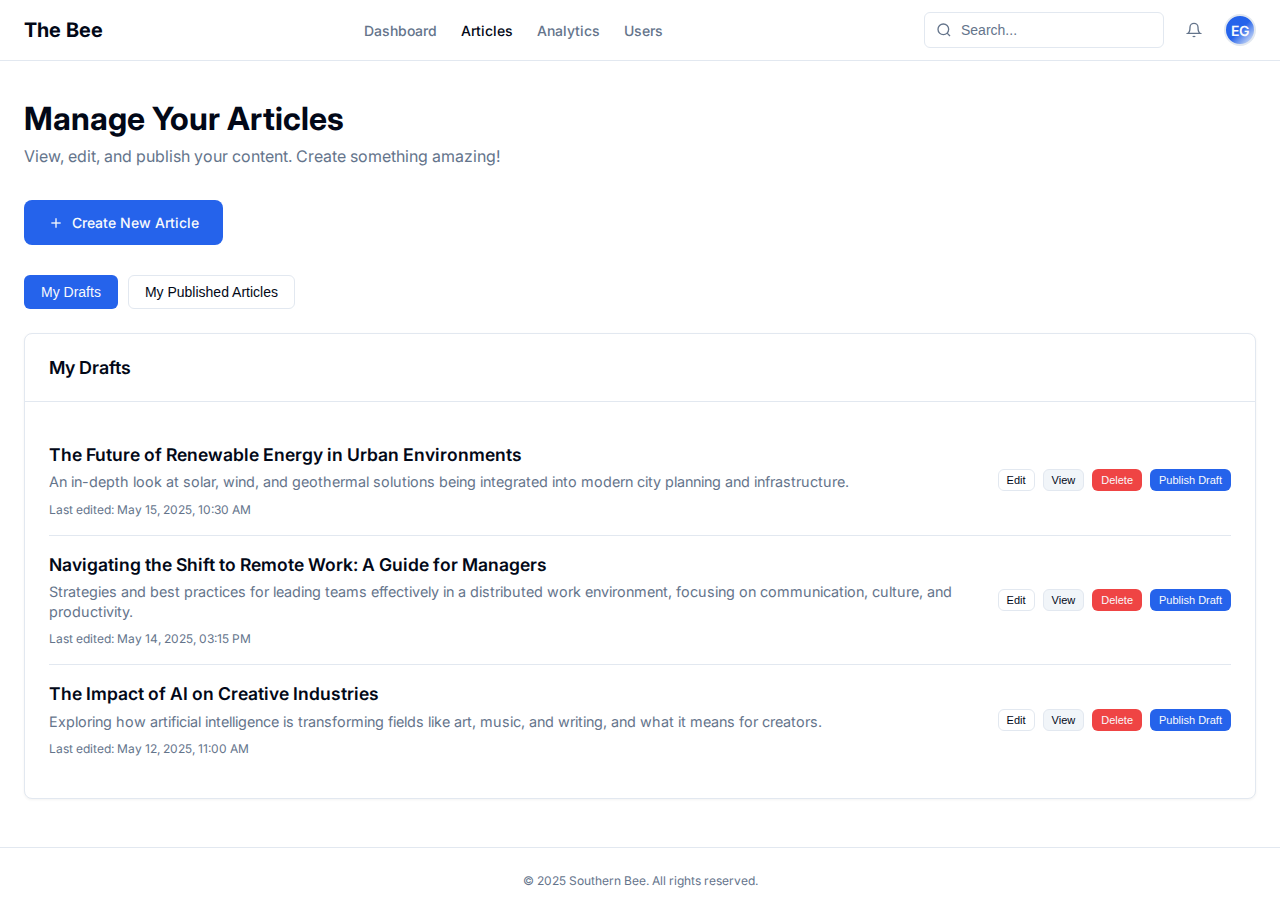
<file: manage-articles.html>
<!DOCTYPE html>
<html lang="en">
<head>
  <meta charset="UTF-8">
  <meta name="viewport" content="width=device-width, initial-scale=1.0">
  <meta http-equiv="X-UA-Compatible" content="IE=edge">
  <title>Southern Bee | Manage Articles</title>
  <meta name="description" content="Manage your articles and content.">
  <link rel="stylesheet" href="assets/css/style.css">
</head>
<body>   
    <div class="dashboard">
    <header class="dashboard-header">
      <div class="header-container">
        <div class="logo">The Bee</div>
        
        <nav class="header-nav">
          <ul class="nav-links">
            <li><a href="admin-dashboard.html" class="nav-link">Dashboard</a></li>
            <li><a href="manage-articles.html" class="nav-link active">Articles</a></li>
            <li><a href="analytics.html" class="nav-link">Analytics</a></li>
            <li><a href="#" class="nav-link">Users</a></li>
          </ul>
        </nav>

        <div class="header-actions">
          <div class="search-container">
            <svg class="search-icon" xmlns="http://www.w3.org/2000/svg" viewBox="0 0 24 24" fill="none" stroke="currentColor" stroke-width="2">
              <circle cx="11" cy="11" r="8"></circle>
              <line x1="21" y1="21" x2="16.65" y2="16.65"></line>
            </svg>
            <input type="text" class="search-input" placeholder="Search...">
          </div>

          <button class="icon-button">
            <svg width="16" height="16" xmlns="http://www.w3.org/2000/svg" viewBox="0 0 24 24" fill="none" stroke="currentColor" stroke-width="2">
              <path d="M18 8A6 6 0 0 0 6 8c0 7-3 9-3 9h18s-3-2-3-9"></path>
              <path d="M13.73 21a2 2 0 0 1-3.46 0"></path>
            </svg>
          </button>

          <div class="user-menu">
            <div class="user-avatar">EG</div>
            <div class="user-dropdown">
              <div class="user-details">
                  <div class="small-user-avatar">EG</div>
                  <div class="user-component">
                      <b>Essie Grey</b>
                      <p>essie.grey@southern-bee.com</p>
                  </div>
              </div>
              <div class="dropdown-separator"></div>
              <a href="analytics.html" class="dropdown-item">
                <svg xmlns="http://www.w3.org/2000/svg" width="16" height="16" viewBox="0 0 24 24" fill="none" stroke="currentColor" stroke-width="2" stroke-linecap="round" stroke-linejoin="round" class="lucide lucide-chart-no-axes-combined-icon lucide-chart-no-axes-combined"><path d="M12 16v5"/><path d="M16 14v7"/><path d="M20 10v11"/><path d="m22 3-8.646 8.646a.5.5 0 0 1-.708 0L9.354 8.354a.5.5 0 0 0-.707 0L2 15"/><path d="M4 18v3"/><path d="M8 14v7"/>
                </svg>
                Analytics
              </a>
              <a href="manage-articles.html" class="dropdown-item">
                <svg xmlns="http://www.w3.org/2000/svg" width="16" height="16" viewBox="0 0 24 24" fill="none" stroke="currentColor" stroke-width="2" stroke-linecap="round" stroke-linejoin="round" class="lucide lucide-newspaper-icon lucide-newspaper"><path d="M15 18h-5"/><path d="M18 14h-8"/><path d="M4 22h16a2 2 0 0 0 2-2V4a2 2 0 0 0-2-2H8a2 2 0 0 0-2 2v16a2 2 0 0 1-4 0v-9a2 2 0 0 1 2-2h2"/><rect width="8" height="4" x="10" y="6" rx="1"/>
                </svg>
                Articles
              </a>
              <div class="dropdown-separator"></div>
              <a href="profile.html" class="dropdown-item">
                <svg width="16" height="16" xmlns="http://www.w3.org/2000/svg" viewBox="0 0 24 24" fill="none" stroke="currentColor" stroke-width="2">
                  <path d="M20 21v-2a4 4 0 0 0-4-4H8a4 4 0 0 0-4 4v2"></path>
                  <circle cx="12" cy="7" r="4"></circle>
                </svg>
                Profile
              </a>
              <a href="settings.html" class="dropdown-item">
                <svg width="16" height="16" xmlns="http://www.w3.org/2000/svg" viewBox="0 0 24 24" fill="none" stroke="currentColor" stroke-width="2">
                  <path d="M12.22 2h-.44a2 2 0 0 0-2 2v.18a2 2 0 0 1-1 1.73l-.43.25a2 2 0 0 1-2 0l-.15-.08a2 2 0 0 0-2.73.73l-.22.38a2 2 0 0 0 .73 2.73l.15.1a2 2 0 0 1 1 1.72v.51a2 2 0 0 1-1 1.74l-.15.09a2 2 0 0 0-.73 2.73l.22.38a2 2 0 0 0 2.73.73l.15-.08a2 2 0 0 1 2 0l.43.25a2 2 0 0 1 1 1.73V20a2 2 0 0 0 2 2h.44a2 2 0 0 0 2-2v-.18a2 2 0 0 1 1-1.73l.43-.25a2 2 0 0 1 2 0l.15.08a2 2 0 0 0 2.73-.73l.22-.39a2 2 0 0 0-.73-2.73l-.15-.08a2 2 0 0 1-1-1.74v-.5a2 2 0 0 1 1-1.74l.15-.09a2 2 0 0 0 .73-2.73l-.22-.38a2 2 0 0 0-2.73-.73l-.15.08a2 2 0 0 1-2 0l-.43-.25a2 2 0 0 1-1-1.73V4a2 2 0 0 0-2-2z"></path>
                  <circle cx="12" cy="12" r="3"></circle>
                </svg>
                Settings
              </a>
              <div class="dropdown-separator"></div>
              <a href="" class="dropdown-item">
                <svg width="16" height="16" xmlns="http://www.w3.org/2000/svg" viewBox="0 0 24 24" fill="none" stroke="currentColor" stroke-width="2">
                  <path d="M9 21H5a2 2 0 0 1-2-2V5a2 2 0 0 1 2-2h4"></path>
                  <polyline points="16 17 21 12 16 7"></polyline>
                  <line x1="21" x2="9" y1="12" y2="12"></line>
                </svg>
                Logout
              </a>
            </div>
          </div>
        </div>
      </div>
    </header>

    <main class="main-container">
      <div class="page-header">
        <h1 class="page-main-title">Manage Your Articles</h1>
        <p class="page-description">View, edit, and publish your content. Create something amazing!</p>
      </div>

      <a href="create-article.html" class="create-button">
    <svg width="16" height="16" xmlns="http://www.w3.org/2000/svg" viewBox="0 0 24 24" fill="none" stroke="currentColor" stroke-width="2">
      <line x1="12" x2="12" y1="5" y2="19"></line>
      <line x1="5" x2="19" y1="12" y2="12"></line>
    </svg>
    Create New Article
</a>

      <div class="article-toggle-buttons">
        <button id="showDraftsBtn" class="button button-primary">My Drafts</button>
        <button id="showPublishedBtn" class="button button-outline">My Published Articles</button>
      </div>

      <div id="draftsContent" class="article-section">
        <div class="card">
          <div class="card-header">
            <h2 class="card-title">My Drafts</h2>
          </div>
          <div class="card-body">
            <div class="article-list">
              <div class="article-item">
                <div class="article-item-content">
                  <h3 class="article-item-title">The Future of Renewable Energy in Urban Environments</h3>
                  <p class="article-item-subheading">An in-depth look at solar, wind, and geothermal solutions being integrated into modern city planning and infrastructure.</p>
                  <p class="article-item-meta">Last edited: May 15, 2025, 10:30 AM</p>
                </div>
                <div class="article-item-actions action-buttons">
                  <button class="button button-sm button-outline">Edit</button>
                  <button class="button button-sm button-secondary">View</button>
                  <button class="button button-sm button-destructive">Delete</button>
                  <button class="button button-sm button-primary">Publish Draft</button>
                </div>
              </div>
              <div class="article-item">
                <div class="article-item-content">
                  <h3 class="article-item-title">Navigating the Shift to Remote Work: A Guide for Managers</h3>
                  <p class="article-item-subheading">Strategies and best practices for leading teams effectively in a distributed work environment, focusing on communication, culture, and productivity.</p>
                  <p class="article-item-meta">Last edited: May 14, 2025, 03:15 PM</p>
                </div>
                <div class="article-item-actions action-buttons">
                  <button class="button button-sm button-outline">Edit</button>
                  <button class="button button-sm button-secondary">View</button>
                  <button class="button button-sm button-destructive">Delete</button>
                  <button class="button button-sm button-primary">Publish Draft</button>
                </div>
              </div>
               <div class="article-item">
                <div class="article-item-content">
                  <h3 class="article-item-title">The Impact of AI on Creative Industries</h3>
                  <p class="article-item-subheading">Exploring how artificial intelligence is transforming fields like art, music, and writing, and what it means for creators.</p>
                  <p class="article-item-meta">Last edited: May 12, 2025, 11:00 AM</p>
                </div>
                <div class="article-item-actions action-buttons">
                  <button class="button button-sm button-outline">Edit</button>
                  <button class="button button-sm button-secondary">View</button>
                  <button class="button button-sm button-destructive">Delete</button>
                  <button class="button button-sm button-primary">Publish Draft</button>
                </div>
              </div>
            </div>
          </div>
        </div>
      </div>

      <!-- Published Articles Section -->
      <div id="publishedContent" class="article-section" style="display: none;">
        <div class="card">
          <div class="card-header">
            <h2 class="card-title">My Published Articles</h2>
          </div>
          <div class="card-body">
            <div class="article-list">
              <div class="article-item">
                <div class="article-item-content">
                  <h3 class="article-item-title">DR Congo: A fragile truce amid imperialist exploitation</h3>
                  <p class="article-item-subheading">Opinion piece on the complex political and economic situation in the Democratic Republic of Congo.</p>
                  <p class="article-item-meta">Published on: May 1, 2025</p>
                </div>
                <div class="article-item-actions action-buttons">
                  <button class="button button-sm button-outline">Edit</button>
                  <button class="button button-sm button-secondary">View</button>
                  <button class="button button-sm button-primary">View Page Stats</button>
                </div>
              </div>
              <div class="article-item">
                <div class="article-item-content">
                  <h3 class="article-item-title">IMF Chief Suggests Argentinians Should Vote for LLA</h3>
                  <p class="article-item-subheading">Analysis of the International Monetary Fund's recent statements regarding Argentinian politics and economic policy.</p>
                  <p class="article-item-meta">Published on: April 30, 2025</p>
                </div>
                <div class="article-item-actions action-buttons">
                  <button class="button button-sm button-outline">Edit</button>
                  <button class="button button-sm button-secondary">View</button>
                  <button class="button button-sm button-primary">View Page Stats</button>
                </div>
              </div>
            </div>
          </div>
        </div>
      </div>
    </main>

    <footer class="footer">
      © 2025 Southern Bee. All rights reserved.
    </footer>
  </div>
    
    <script src="assets/js/main.js" defer></script>
</body>
</html>
</file>
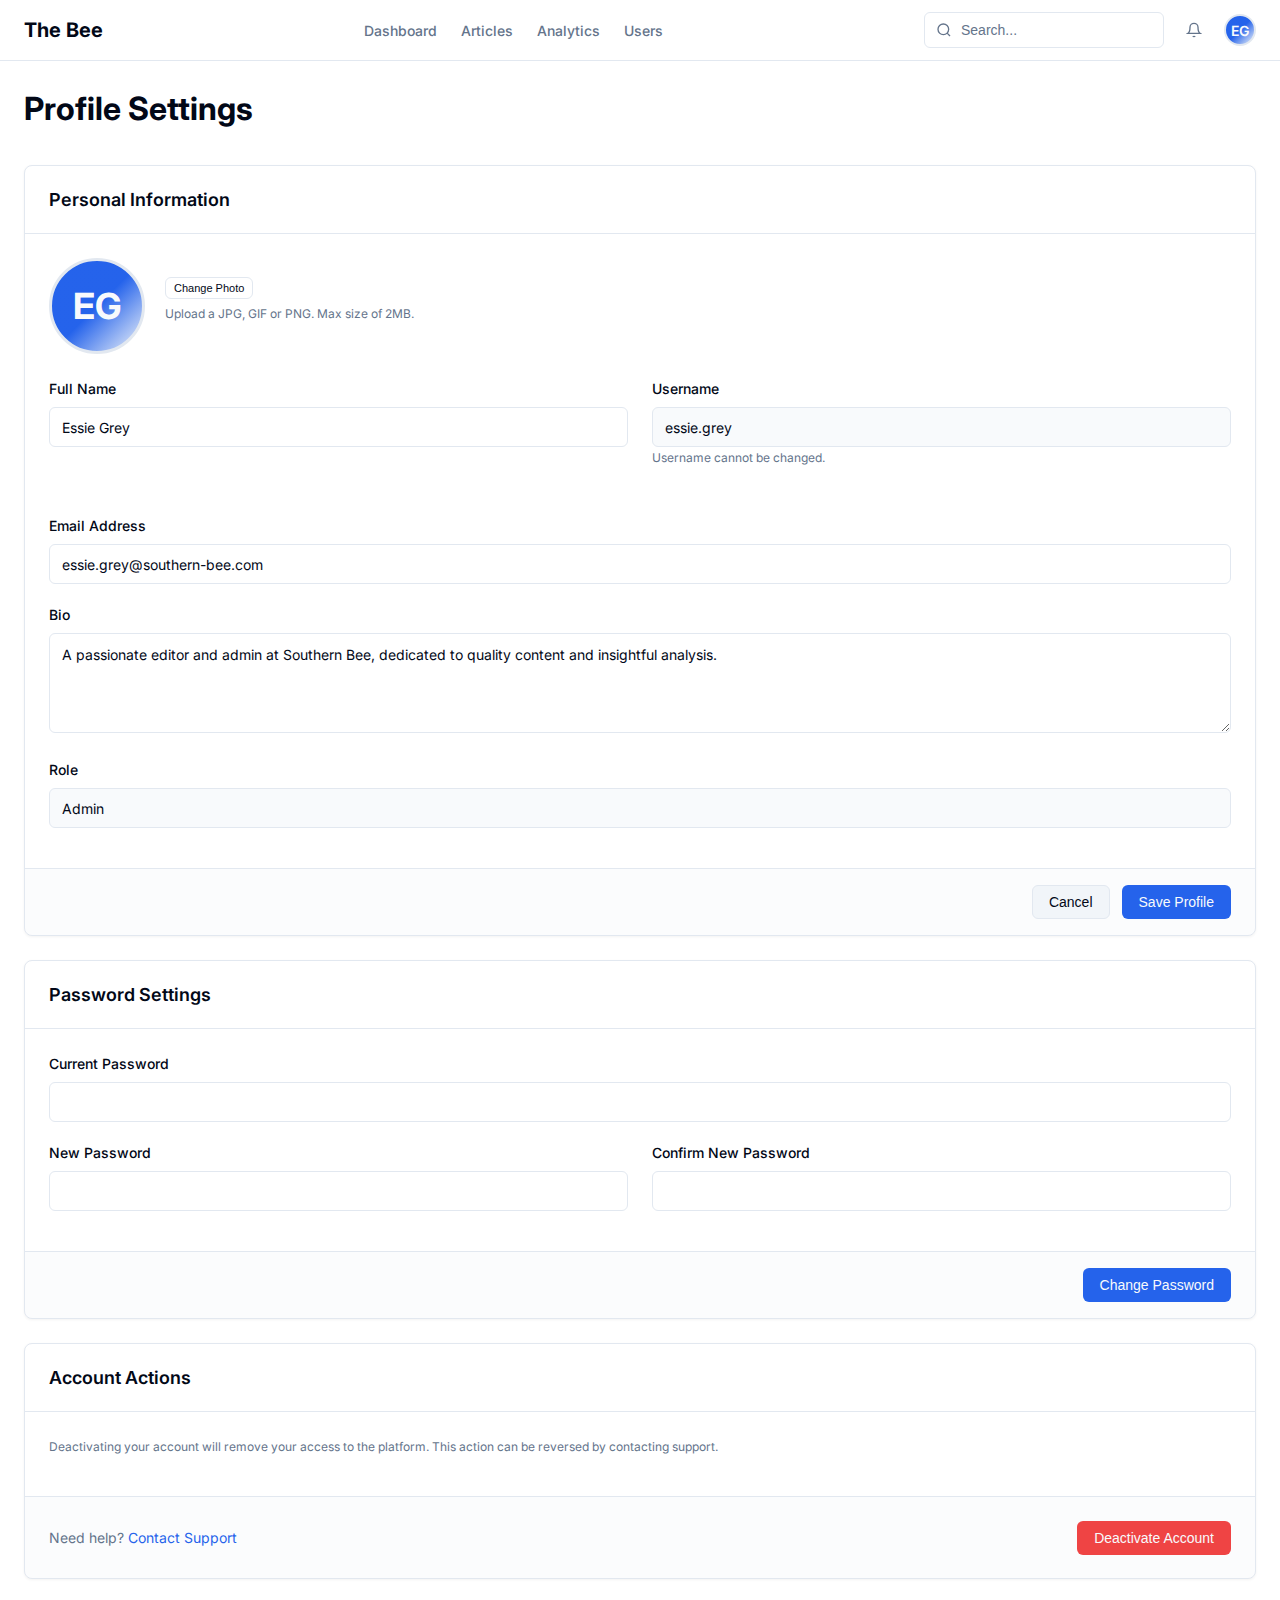
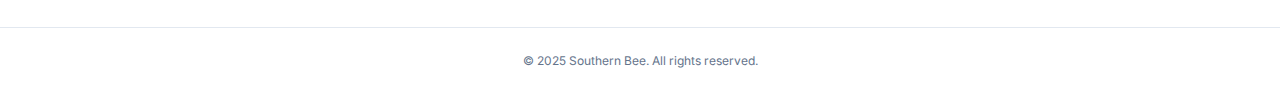
<file: profile.html>
<!DOCTYPE html>
<html lang="en">
<head>
  <meta charset="UTF-8">
  <meta name="viewport" content="width=device-width, initial-scale=1.0">
  <meta http-equiv="X-UA-Compatible" content="IE=edge">
  <title>Southern Bee | Profile Settings</title>
  <meta name="description" content="Manage your profile and account settings.">
  <link rel="stylesheet" href="assets/css/style.css">
</head>
<body>   
  <div class="dashboard">
    <header class="dashboard-header">
      <div class="header-container">
        <div class="logo">The Bee</div>
        
        <nav class="header-nav">
          <ul class="nav-links">
            <li><a href="admin-dashboard.html" class="nav-link">Dashboard</a></li>
            <li><a href="manage-articles.html" class="nav-link">Articles</a></li>
            <li><a href="analytics.html" class="nav-link">Analytics</a></li>
            <li><a href="#" class="nav-link">Users</a></li>
          </ul>
        </nav>

        <div class="header-actions">
          <div class="search-container">
            <svg class="search-icon" xmlns="http://www.w3.org/2000/svg" viewBox="0 0 24 24" fill="none" stroke="currentColor" stroke-width="2">
              <circle cx="11" cy="11" r="8"></circle>
              <line x1="21" y1="21" x2="16.65" y2="16.65"></line>
            </svg>
            <input type="text" class="search-input" placeholder="Search...">
          </div>

          <button class="icon-button">
            <svg width="16" height="16" xmlns="http://www.w3.org/2000/svg" viewBox="0 0 24 24" fill="none" stroke="currentColor" stroke-width="2">
              <path d="M18 8A6 6 0 0 0 6 8c0 7-3 9-3 9h18s-3-2-3-9"></path>
              <path d="M13.73 21a2 2 0 0 1-3.46 0"></path>
            </svg>
          </button>

          <div class="user-menu">
            <div class="user-avatar">EG</div>
            <div class="user-dropdown">
              <div class="user-details">
                  <div class="small-user-avatar">EG</div>
                  <div class="user-component">
                      <b>Essie Grey</b>
                      <p>essie.grey@southern-bee.com</p>
                  </div>
              </div>
              <div class="dropdown-separator"></div>
              <a href="analytics.html" class="dropdown-item">
                <svg xmlns="http://www.w3.org/2000/svg" width="16" height="16" viewBox="0 0 24 24" fill="none" stroke="currentColor" stroke-width="2" stroke-linecap="round" stroke-linejoin="round"><path d="M12 16v5"/><path d="M16 14v7"/><path d="M20 10v11"/><path d="m22 3-8.646 8.646a.5.5 0 0 1-.708 0L9.354 8.354a.5.5 0 0 0-.707 0L2 15"/><path d="M4 18v3"/><path d="M8 14v7"/>
                </svg>
                Analytics
              </a>
              <a href="manage-articles.html" class="dropdown-item">
                <svg xmlns="http://www.w3.org/2000/svg" width="16" height="16" viewBox="0 0 24 24" fill="none" stroke="currentColor" stroke-width="2" stroke-linecap="round" stroke-linejoin="round"><path d="M15 18h-5"/><path d="M18 14h-8"/><path d="M4 22h16a2 2 0 0 0 2-2V4a2 2 0 0 0-2-2H8a2 2 0 0 0-2 2v16a2 2 0 0 1-4 0v-9a2 2 0 0 1 2-2h2"/><rect width="8" height="4" x="10" y="6" rx="1"/>
                </svg>
                Articles
              </a>
              <div class="dropdown-separator"></div>
              <a href="profile.html" class="dropdown-item">
                <svg width="16" height="16" xmlns="http://www.w3.org/2000/svg" viewBox="0 0 24 24" fill="none" stroke="currentColor" stroke-width="2">
                  <path d="M20 21v-2a4 4 0 0 0-4-4H8a4 4 0 0 0-4 4v2"></path>
                  <circle cx="12" cy="7" r="4"></circle>
                </svg>
                Profile
              </a>
              <a href="" class="dropdown-item">
                <svg width="16" height="16" xmlns="http://www.w3.org/2000/svg" viewBox="0 0 24 24" fill="none" stroke="currentColor" stroke-width="2">
                  <path d="M12.22 2h-.44a2 2 0 0 0-2 2v.18a2 2 0 0 1-1 1.73l-.43.25a2 2 0 0 1-2 0l-.15-.08a2 2 0 0 0-2.73.73l-.22.38a2 2 0 0 0 .73 2.73l.15.1a2 2 0 0 1 1 1.72v.51a2 2 0 0 1-1 1.74l-.15.09a2 2 0 0 0-.73 2.73l.22.38a2 2 0 0 0 2.73.73l.15-.08a2 2 0 0 1 2 0l.43.25a2 2 0 0 1 1 1.73V20a2 2 0 0 0 2 2h.44a2 2 0 0 0 2-2v-.18a2 2 0 0 1 1-1.73l.43-.25a2 2 0 0 1 2 0l.15.08a2 2 0 0 0 2.73-.73l.22-.39a2 2 0 0 0-.73-2.73l-.15-.08a2 2 0 0 1-1-1.74v-.5a2 2 0 0 1 1-1.74l.15-.09a2 2 0 0 0 .73-2.73l-.22-.38a2 2 0 0 0-2.73-.73l-.15.08a2 2 0 0 1-2 0l-.43-.25a2 2 0 0 1-1-1.73V4a2 2 0 0 0-2-2z"></path>
                  <circle cx="12" cy="12" r="3"></circle>
                </svg>
                Settings
              </a>
              <div class="dropdown-separator"></div>
              <a href="" class="dropdown-item">
                <svg width="16" height="16" xmlns="http://www.w3.org/2000/svg" viewBox="0 0 24 24" fill="none" stroke="currentColor" stroke-width="2">
                  <path d="M9 21H5a2 2 0 0 1-2-2V5a2 2 0 0 1 2-2h4"></path>
                  <polyline points="16 17 21 12 16 7"></polyline>
                  <line x1="21" x2="9" y1="12" y2="12"></line>
                </svg>
                Logout
              </a>
            </div>
          </div>
        </div>
      </div>
    </header>

    <main class="main-container">
      <div class="page-header">
        <h1 class="page-title">Profile Settings</h1>
      </div>

      <div class="card">
        <div class="card-header">
          <h2 class="card-title">Personal Information</h2>
        </div>
        <div class="card-body">
          <div class="profile-avatar-section">
            <div class="profile-avatar-large">EG</div>
            <div class="profile-avatar-info">
                <button class="button button-outline button-sm">Change Photo</button>
                <p class="form-note">Upload a JPG, GIF or PNG. Max size of 2MB.</p>
            </div>
          </div>
          
          <form>
            <div class="form-grid two-cols">
              <div class="form-group">
                <label for="fullName" class="form-label">Full Name</label>
                <input type="text" id="fullName" class="form-control" value="Essie Grey">
              </div>
              <div class="form-group">
                <label for="username" class="form-label">Username</label>
                <input type="text" id="username" class="form-control" value="essie.grey" readonly>
                <p class="form-note">Username cannot be changed.</p>
              </div>
            </div>
            <div class="form-group" style="margin-top: 20px;">
              <label for="email" class="form-label">Email Address</label>
              <input type="email" id="email" class="form-control" value="essie.grey@southern-bee.com">
            </div>
            <div class="form-group" style="margin-top: 20px;">
              <label for="bio" class="form-label">Bio</label>
              <textarea id="bio" class="form-textarea" placeholder="Tell us a little about yourself...">A passionate editor and admin at Southern Bee, dedicated to quality content and insightful analysis.</textarea>
            </div>
             <div class="form-group" style="margin-top: 20px;">
                <label for="role" class="form-label">Role</label>
                <input type="text" id="role" class="form-control" value="Admin" readonly>
             </div>
          </form>
        </div>
        <div class="card-footer">
            <button type="button" class="button button-secondary">Cancel</button>
            <button type="submit" class="button button-primary">Save Profile</button>
        </div>
      </div>

      <div class="card">
        <div class="card-header">
          <h2 class="card-title">Password Settings</h2>
        </div>
        <div class="card-body">
          <form>
            <div class="form-group">
              <label for="currentPassword" class="form-label">Current Password</label>
              <input type="password" id="currentPassword" class="form-control">
            </div>
            <div class="form-grid two-cols" style="margin-top: 20px;">
                <div class="form-group">
                <label for="newPassword" class="form-label">New Password</label>
                <input type="password" id="newPassword" class="form-control">
              </div>
              <div class="form-group">
                <label for="confirmPassword" class="form-label">Confirm New Password</label>
                <input type="password" id="confirmPassword" class="form-control">
              </div>
            </div>
          </form>
        </div>
        <div class="card-footer">
            <button type="submit" class="button button-primary">Change Password</button>
        </div>
      </div>
      
      <div class="card">
        <div class="card-header">
          <h2 class="card-title">Account Actions</h2>
        </div>
        <div class="card-body">
          <p class="form-note" style="margin-bottom: 16px;">Deactivating your account will remove your access to the platform. This action can be reversed by contacting support.</p>
          <!-- Add other settings like 2FA here -->
        </div>
        <div class="card-footer" style="justify-content: space-between; align-items:center;">
            <p style="color: hsl(var(--muted-foreground)); font-size: 14px;">Need help? <a href="#" style="color: hsl(var(--primary)); text-decoration:none;">Contact Support</a></p>
            <button type="button" class="button button-destructive">Deactivate Account</button>
        </div>
      </div>
    </main>

    <footer class="footer">
      © 2025 Southern Bee. All rights reserved.
    </footer>
  </div>
    
  <script src="assets/js/main.js" defer></script>
</body>
</html>
</file>
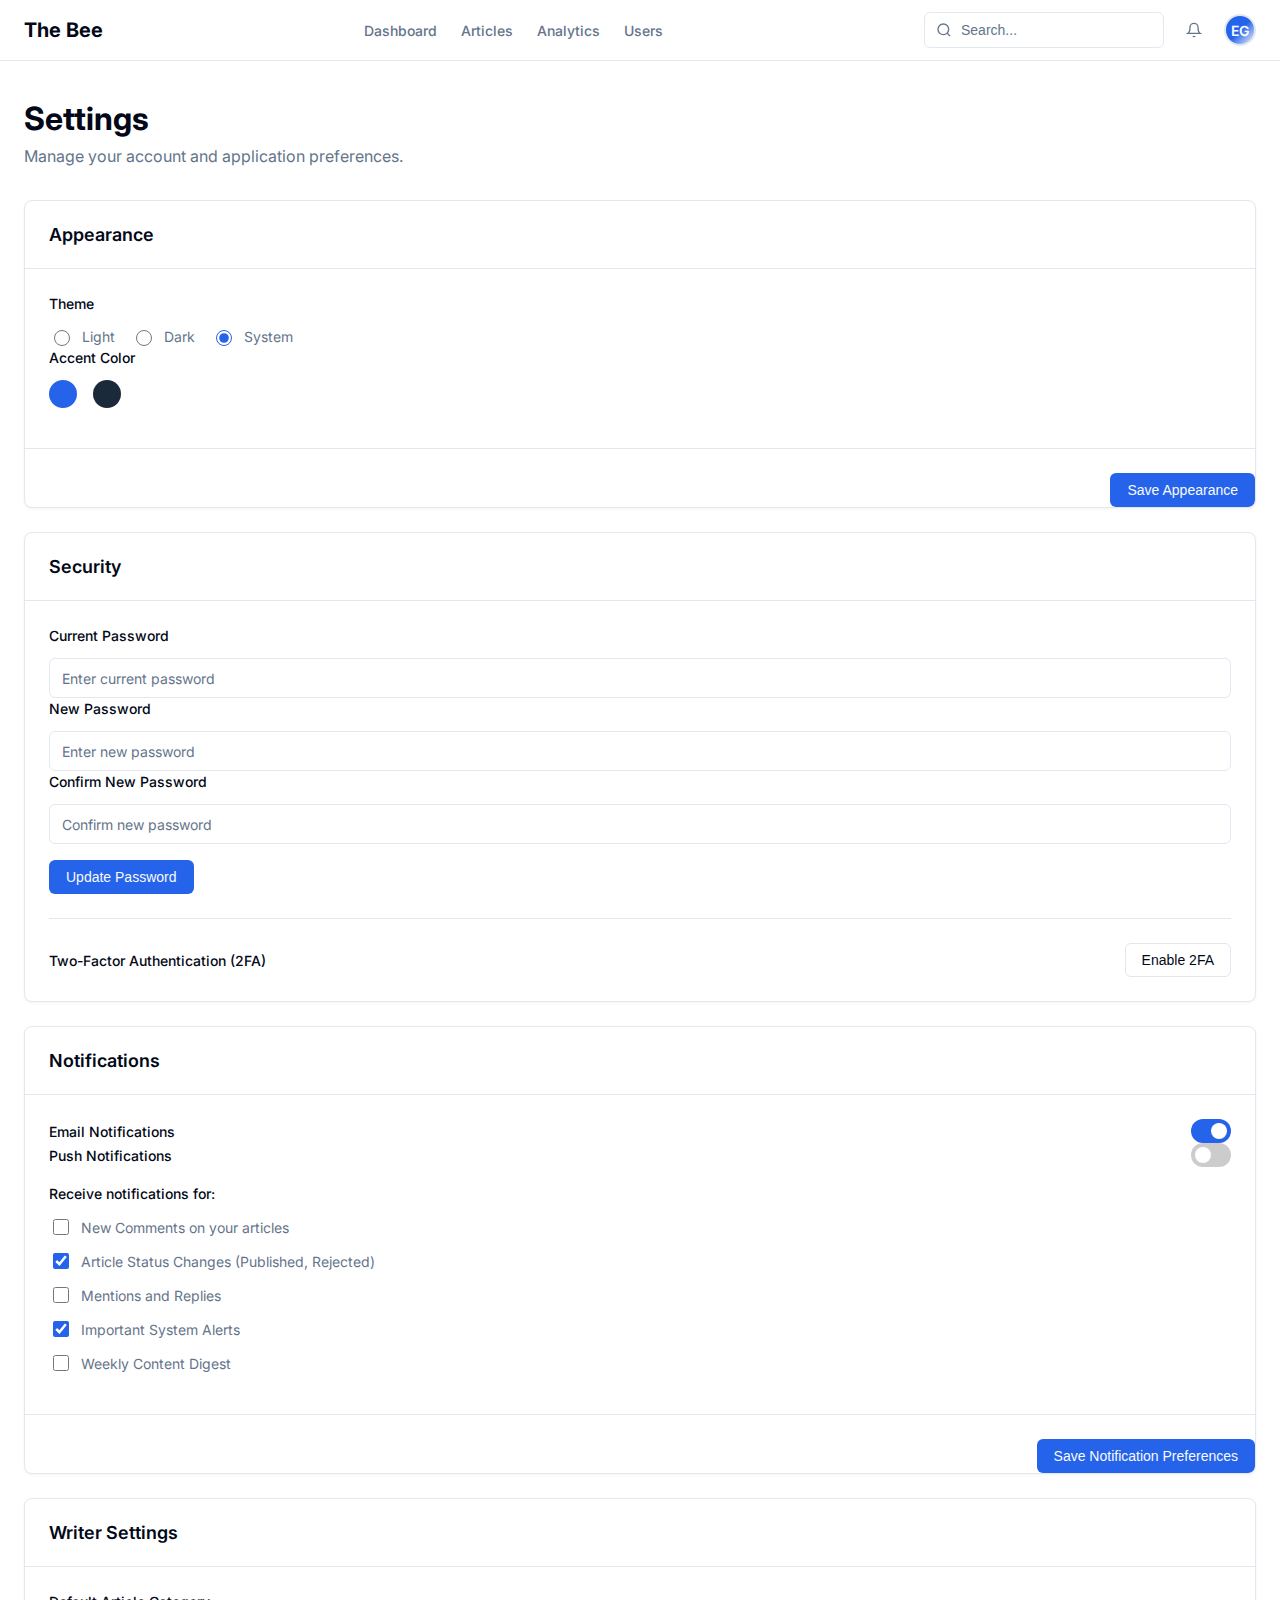
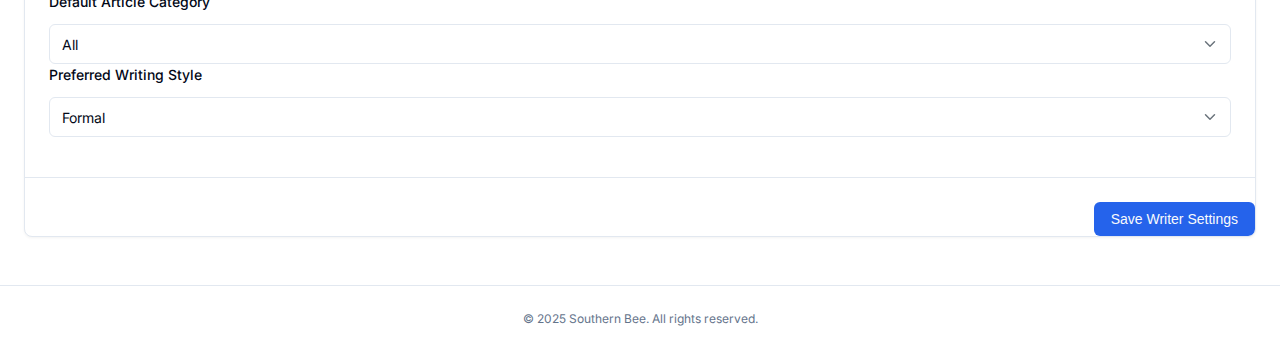
<file: settings.html>
<!DOCTYPE html>
<html lang="en">
<head>
  <meta charset="UTF-8">
  <meta name="viewport" content="width=device-width, initial-scale=1.0">
  <meta http-equiv="X-UA-Compatible" content="IE=edge">
  <title>Southern Bee | Settings</title>
  <meta name="description" content="Manage your account and application settings.">
  <link rel="stylesheet" href="assets/css/style.css">
</head>
<body>   
    <div class="dashboard">
    <header class="dashboard-header">
      <div class="header-container">
        <div class="logo">The Bee</div>
        <nav class="header-nav">
          <ul class="nav-links">
            <li><a href="admin-dashboard.html" class="nav-link">Dashboard</a></li>
            <li><a href="manage-articles.html" class="nav-link">Articles</a></li>
            <li><a href="analytics.html" class="nav-link">Analytics</a></li>
            <li><a href="#" class="nav-link">Users</a></li>
          </ul>
        </nav>

        <div class="header-actions">
          <div class="search-container">
            <svg class="search-icon" xmlns="http://www.w3.org/2000/svg" viewBox="0 0 24 24" fill="none" stroke="currentColor" stroke-width="2">
              <circle cx="11" cy="11" r="8"></circle>
              <line x1="21" y1="21" x2="16.65" y2="16.65"></line>
            </svg>
            <input type="text" class="search-input" placeholder="Search...">
          </div>

          <button class="icon-button">
            <svg width="16" height="16" xmlns="http://www.w3.org/2000/svg" viewBox="0 0 24 24" fill="none" stroke="currentColor" stroke-width="2">
              <path d="M18 8A6 6 0 0 0 6 8c0 7-3 9-3 9h18s-3-2-3-9"></path>
              <path d="M13.73 21a2 2 0 0 1-3.46 0"></path>
            </svg>
          </button>

          <div class="user-menu">
            <div class="user-avatar">EG</div>
            <div class="user-dropdown">
                            <div class="user-details">
                  <div class="small-user-avatar">EG</div>
                  <div class="user-component">
                      <b>Essie Grey</b>
                      <p>essie.grey@southern-bee.com</p>
                  </div>
              </div>
              <div class="dropdown-separator"></div>
              <a href="analytics.html" class="dropdown-item">
                <svg xmlns="http://www.w3.org/2000/svg" width="16" height="16" viewBox="0 0 24 24" fill="none" stroke="currentColor" stroke-width="2" stroke-linecap="round" stroke-linejoin="round" class="lucide lucide-chart-no-axes-combined-icon lucide-chart-no-axes-combined"><path d="M12 16v5"/><path d="M16 14v7"/><path d="M20 10v11"/><path d="m22 3-8.646 8.646a.5.5 0 0 1-.708 0L9.354 8.354a.5.5 0 0 0-.707 0L2 15"/><path d="M4 18v3"/><path d="M8 14v7"/>
                </svg>
                Analytics
              </a>
              <a href="manage-articles.html" class="dropdown-item">
                <svg xmlns="http://www.w3.org/2000/svg" width="16" height="16" viewBox="0 0 24 24" fill="none" stroke="currentColor" stroke-width="2" stroke-linecap="round" stroke-linejoin="round" class="lucide lucide-newspaper-icon lucide-newspaper"><path d="M15 18h-5"/><path d="M18 14h-8"/><path d="M4 22h16a2 2 0 0 0 2-2V4a2 2 0 0 0-2-2H8a2 2 0 0 0-2 2v16a2 2 0 0 1-4 0v-9a2 2 0 0 1 2-2h2"/><rect width="8" height="4" x="10" y="6" rx="1"/>
                </svg>
                Articles
              </a>
              <div class="dropdown-separator"></div>
              <a href="profile.html" class="dropdown-item">
                <svg width="16" height="16" xmlns="http://www.w3.org/2000/svg" viewBox="0 0 24 24" fill="none" stroke="currentColor" stroke-width="2">
                  <path d="M20 21v-2a4 4 0 0 0-4-4H8a4 4 0 0 0-4 4v2"></path>
                  <circle cx="12" cy="7" r="4"></circle>
                </svg>
                Profile
              </a>
              <a href="settings.html" class="dropdown-item">
                <svg width="16" height="16" xmlns="http://www.w3.org/2000/svg" viewBox="0 0 24 24" fill="none" stroke="currentColor" stroke-width="2">
                  <path d="M12.22 2h-.44a2 2 0 0 0-2 2v.18a2 2 0 0 1-1 1.73l-.43.25a2 2 0 0 1-2 0l-.15-.08a2 2 0 0 0-2.73.73l-.22.38a2 2 0 0 0 .73 2.73l.15.1a2 2 0 0 1 1 1.72v.51a2 2 0 0 1-1 1.74l-.15.09a2 2 0 0 0-.73 2.73l.22.38a2 2 0 0 0 2.73.73l.15-.08a2 2 0 0 1 2 0l.43.25a2 2 0 0 1 1 1.73V20a2 2 0 0 0 2 2h.44a2 2 0 0 0 2-2v-.18a2 2 0 0 1 1-1.73l.43-.25a2 2 0 0 1 2 0l.15.08a2 2 0 0 0 2.73-.73l.22-.39a2 2 0 0 0-.73-2.73l-.15-.08a2 2 0 0 1-1-1.74v-.5a2 2 0 0 1 1-1.74l.15-.09a2 2 0 0 0 .73-2.73l-.22-.38a2 2 0 0 0-2.73-.73l-.15.08a2 2 0 0 1-2 0l-.43-.25a2 2 0 0 1-1-1.73V4a2 2 0 0 0-2-2z"></path>
                  <circle cx="12" cy="12" r="3"></circle>
                </svg>
                Settings
              </a>
              <div class="dropdown-separator"></div>
              <a href="#" class="dropdown-item">
                <svg width="16" height="16" xmlns="http://www.w3.org/2000/svg" viewBox="0 0 24 24" fill="none" stroke="currentColor" stroke-width="2">
                  <path d="M9 21H5a2 2 0 0 1-2-2V5a2 2 0 0 1 2-2h4"></path>
                  <polyline points="16 17 21 12 16 7"></polyline>
                  <line x1="21" x2="9" y1="12" y2="12"></line>
                </svg>
                Logout
              </a>
            </div>
          </div>
        </div>
      </div>
    </header>

    <main class="main-container">
      <div class="page-header">
        <h1 class="header-greeting">Settings</h1> 
        <p class="page-description">Manage your account and application preferences.</p>
      </div>
      
      <div class="card">
        <div class="card-header">
          <h2 class="card-title">Appearance</h2>
        </div>
        <div class="card-body">
          <div class="setting-group">
              <label>Theme</label>
              <div class="setting-controls">
                  <label><input type="radio" name="theme" value="light" data-theme="light"> Light</label>
                  <label><input type="radio" name="theme" value="dark" data-theme="dark"> Dark</label>
                  <label><input type="radio" name="theme" value="system" data-theme="system"> System</label>
            
              </div>
          </div>
          <div class="setting-group">
            <label>Accent Color</label>
            <div class="setting-controls accent-colors">
              <button class="color-swatch active" style="background-color: hsl(var(--primary));" title="Default Blue"></button>
              <button class="color-swatch" style="background-color: #1a2a3a;" title="Southern Blue"></button>
            </div>
          </div>
        </div>
        <div class="card-actions">
            <button class="button button-primary">Save Appearance</button>
        </div>
      </div>

      <div class="card">
        <div class="card-header">
          <h2 class="card-title">Security</h2>
        </div>
        <div class="card-body">
          <div class="setting-group">
            <label for="current-password">Current Password</label>
            <input type="password" id="current-password" class="settings-input" placeholder="Enter current password">
          </div>
          <div class="setting-group">
            <label for="new-password">New Password</label>
            <input type="password" id="new-password" class="settings-input" placeholder="Enter new password">
          </div>
          <div class="setting-group">
            <label for="confirm-password">Confirm New Password</label>
            <input type="password" id="confirm-password" class="settings-input" placeholder="Confirm new password">
          </div>
           <div class="setting-group" style="margin-top: 16px;">
            <button class="button button-primary" style="align-self: flex-start;">Update Password</button>
          </div>
          <hr style="border: none; border-top: 1px solid hsl(var(--border)); margin: 24px 0;">
          <div class="setting-toggle-item">
            <span>Two-Factor Authentication (2FA)</span>
            <button class="button button-outline">Enable 2FA</button>
            <!-- Or use a toggle:
            <label class="switch">
              <input type="checkbox">
              <span class="slider round"></span>
            </label>-->
          </div>
        </div>
      </div>

      <div class="card">
        <div class="card-header">
          <h2 class="card-title">Notifications</h2>
        </div>
        <div class="card-body">
          <div class="setting-toggle-item">
            <span>Email Notifications</span>
            <label class="switch">
              <input type="checkbox" checked>
              <span class="slider"></span>
            </label>
          </div>
          <div class="setting-toggle-item">
            <span>Push Notifications</span>
            <label class="switch">
              <input type="checkbox">
              <span class="slider"></span>
            </label>
          </div>
          <div class="setting-group" style="margin-top:16px;">
            <span>Receive notifications for:</span>
            <div class="checkbox-group">
              <label><input type="checkbox" name="notif-type" value="comments"> New Comments on your articles</label>
              <label><input type="checkbox" name="notif-type" value="published" checked> Article Status Changes (Published, Rejected)</label>
              <label><input type="checkbox" name="notif-type" value="mentions"> Mentions and Replies</label>
              <label><input type="checkbox" name="notif-type" value="alerts" checked> Important System Alerts</label>
              <label><input type="checkbox" name="notif-type" value="digest"> Weekly Content Digest</label>
            </div>
          </div>
        </div>
        <div class="card-actions">
            <button class="button button-primary">Save Notification Preferences</button>
        </div>
      </div>

      <div class="card">
        <div class="card-header">
          <h2 class="card-title">Writer Settings</h2>
        </div>
        <div class="card-body">
          <div class="setting-group">
            <label for="default-category">Default Article Category</label>
            <select id="default-category" class="settings-select">
              <!--<option value="">-- Select Default Category --</option>-->
              <option value="all">All</option selected>
              <option value="analysis">Analysis</option>
              <option value="economy">Economy</option>
                <option value="energy">Energy</option>
                <option value="opinion">Opinion</option>
                <option value="politics">Politics</option>
                <option value="tech">Tech</option>
            </select>
          </div>
                    
          <div class="setting-group">
            <label for="writing-style">Preferred Writing Style</label>
            <select id="writing-style" class="settings-select">
              <!--<option value="">-- Select Preferred Style --</option>-->
              <option value="formal">Formal</option>
              <option value="casual">Casual</option>
              <option value="technical">Technical</option>
              <option value="journalistic">Journalistic (AP Style)</option>
              <option value="narrative">Narrative</option>
            </select>
          </div>
        </div>
        <div class="card-actions">
            <button class="button button-primary">Save Writer Settings</button>
        </div>
      </div>
    </main>
    
    <footer class="footer">
      © 2025 Southern Bee. All rights reserved.
    </footer>
  </div>
  
  <script src="assets/js/main.js" defer></script>
</body>
</html>
</file>
<file: assets/css/style.css>
@import url('https://fonts.googleapis.com/css2?family=Inter:wght@300;400;500;600;700&display=swap');

/* =========================================
   VARIABLES & THEME
   ========================================= */
:root {
  /* Light theme variables */
  --background: 0 0% 100%;
  --foreground: 222.2 84% 4.9%;
  --card: 0 0% 100%;
  --card-foreground: 222.2 84% 4.9%;
  --popover: 0 0% 100%;
  --popover-foreground: 222.2 84% 4.9%;
  --primary: 221.2 83.2% 53.3%;
  --primary-foreground: 210 40% 98%;
  --secondary: 210 40% 96%;
  --secondary-foreground: 222.2 84% 4.9%;
  --muted: 210 40% 96%;
  --muted-foreground: 215.4 16.3% 46.9%;
  --accent: 210 40% 96%;
  --accent-foreground: 222.2 84% 4.9%;
  --destructive: 0 84.2% 60.2%;
  --destructive-foreground: 210 40% 98%;
  --border: 214.3 31.8% 91.4%;
  --input: 214.3 31.8% 91.4%;
  --ring: 221.2 83.2% 53.3%;
  --radius: 0.5rem;
  --success: 142.1 76.2% 36.3%;
  --warning: 47.9 95.8% 53.1%;
}

/* Dark theme variables */
[data-theme="dark"] {
  --background: 222.2 84% 4.9%;
  --foreground: 210 40% 98%;
  --card: 222.2 84% 4.9%;
  --card-foreground: 210 40% 98%;
  --popover: 222.2 84% 4.9%;
  --popover-foreground: 210 40% 98%;
  --primary: 217.2 91.2% 59.8%;
  --primary-foreground: 222.2 84% 4.9%;
  --secondary: 217.2 32.6% 17.5%;
  --secondary-foreground: 210 40% 98%;
  --muted: 217.2 32.6% 17.5%;
  --muted-foreground: 215 20.2% 65.1%;
  --accent: 217.2 32.6% 17.5%;
  --accent-foreground: 210 40% 98%;
  --destructive: 0 62.8% 30.6%;
  --destructive-foreground: 210 40% 98%;
  --border: 217.2 32.6% 17.5%;
  --input: 217.2 32.6% 17.5%;
  --ring: 224.3 76.3% 94.1%;
  --success: 142.1 70.6% 45.3%;
  --warning: 47.9 95.8% 53.1%;
}

/* =========================================
   RESET & BASE STYLES
   ========================================= */
* {
  box-sizing: border-box;
}

body {
  margin: 0;
  font-family: 'Inter', -apple-system, BlinkMacSystemFont, 'Segoe UI', Roboto, sans-serif;
  background-color: hsl(var(--background));
  color: hsl(var(--foreground));
  line-height: 1.5;
  -webkit-font-smoothing: antialiased;
}

/* Auth Pages Layout (Login/Signup) */
body.auth-page {
  display: flex;
  flex-direction: column;
  align-items: center;
  justify-content: center;
  min-height: 100vh;
  padding: 24px;
}

/* =========================================
   COMPONENTS
   ========================================= */

/* --- Buttons --- */
.button {
  display: inline-flex;
  align-items: center;
  justify-content: center;
  padding: 8px 16px; /* Standard padding */
  font-size: 14px;
  font-weight: 500;
  border-radius: calc(var(--radius) - 2px);
  border: 1px solid transparent;
  cursor: pointer;
  transition: all 0.2s;
  text-decoration: none;
}

.button-sm {
  padding: 4px 8px; /* 6px 12px in some contexts, adjusted for consistency */
  font-size: 11px;  /* 12px in some contexts */
}

.button-lg {
    padding: 12px 24px;
    font-size: 16px;
}

/* Primary Button */
.button-primary, .auth-button { /* .auth-button maps here */
  background-color: hsl(var(--primary));
  color: hsl(var(--primary-foreground));
}
.button-primary:hover, .auth-button:hover {
  background-color: hsl(var(--primary) / 0.9);
}

/* Secondary Button */
.button-secondary {
  background-color: hsl(var(--secondary));
  color: hsl(var(--secondary-foreground));
  border: 1px solid hsl(var(--border));
}
.button-secondary:hover {
  background-color: hsl(var(--secondary) / 0.8);
}

/* Outline Button */
.button-outline {
  border-color: hsl(var(--border));
  background-color: transparent;
  color: hsl(var(--foreground));
}
.button-outline:hover {
  background-color: hsl(var(--accent));
}

/* Destructive Button */
.button-destructive {
  background-color: hsl(var(--destructive));
  color: hsl(var(--destructive-foreground));
}
.button-destructive:hover {
  background-color: hsl(var(--destructive) / 0.9);
}

/* Success Button */
.button-success {
    background-color: hsl(var(--success));
    color: hsl(var(--destructive-foreground)); /* Assuming white text on success */
}

/* Create Button (Special Case) */
.create-button {
  display: inline-flex;
  align-items: center;
  gap: 8px;
  padding: 12px 24px;
  background-color: hsl(var(--primary));
  color: hsl(var(--primary-foreground));
  border: none;
  border-radius: var(--radius);
  font-size: 14px;
  font-weight: 500;
  text-decoration: none;
  cursor: pointer;
  transition: background-color 0.2s;
  margin-bottom: 30px;
}
.create-button:hover {
  background-color: hsl(var(--primary) / 0.9);
}

/* Icon Button (Header) */
.icon-button {
  display: flex;
  align-items: center;
  justify-content: center;
  width: 36px;
  height: 36px;
  border: none;
  background: none;
  color: hsl(var(--muted-foreground));
  border-radius: calc(var(--radius) - 2px);
  cursor: pointer;
  transition: all 0.2s;
}
.icon-button:hover {
  background-color: hsl(var(--accent));
  color: hsl(var(--accent-foreground));
}

.action-buttons {
  display: flex;
  gap: 8px;
}

/* --- Forms & Inputs --- */
.form-group {
  margin-bottom: 16px; /* 24px in settings, unified to 16-24 range or contextual */
}

.form-label, .form-group label {
  display: block;
  font-size: 14px;
  font-weight: 500; /* 600 in settings */
  color: hsl(var(--foreground));
  margin-bottom: 8px;
}

.form-input, .form-control, .form-textarea, .settings-input, .settings-select, .form-select {
  width: 100%;
  height: 40px; /* 38px in settings */
  padding: 0 12px;
  border: 1px solid hsl(var(--border));
  border-radius: calc(var(--radius) - 2px);
  background-color: hsl(var(--background));
  color: hsl(var(--foreground));
  font-size: 14px;
  font-family: 'Inter', sans-serif;
  outline: none;
  transition: border-color 0.2s, box-shadow 0.2s;
  line-height: 1.5;
}

.form-input:focus, .form-control:focus, .form-textarea:focus, .settings-input:focus, .settings-select:focus, .form-select:focus {
  border-color: hsl(var(--ring));
  box-shadow: 0 0 0 1px hsl(var(--ring));
}

.form-input::placeholder, .settings-input::placeholder {
  color: hsl(var(--muted-foreground));
}

.form-control[readonly] {
    background-color: hsl(var(--muted) / 0.5);
    cursor: not-allowed;
}

.form-textarea {
  height: auto;
  padding-top: 10px;
  padding-bottom: 10px;
  min-height: 100px;
  resize: vertical;
}

.form-select, .settings-select {
  appearance: none;
  -webkit-appearance: none;
  -moz-appearance: none;
  background-image: url("data:image/svg+xml,%3csvg xmlns='http://www.w3.org/2000/svg' viewBox='0 0 16 16'%3e%3cpath fill='none' stroke='%236c757d' stroke-linecap='round' stroke-linejoin='round' stroke-width='2' d='M2 5l6 6 6-6'/%3e%3c/svg%3e"); /* Unified icon color/style */
  background-repeat: no-repeat;
  background-position: right 0.75rem center; /* Adjusted padding */
  background-size: 16px 12px;
  padding-right: 2.5rem;
}

.word-count-display {
  display: block;
  font-size: 12px;
  color: hsl(var(--muted-foreground));
  margin-top: 6px;
  text-align: right;
}

.form-note {
  font-size: 12px;
  color: hsl(var(--muted-foreground));
  margin-top: 2px;
}

.form-actions {
  margin-top: 32px;
  display: flex;
  gap: 12px;
  justify-content: flex-end;
}

.form-grid {
  display: grid;
  grid-template-columns: 1fr;
  gap: 20px;
}
@media (min-width: 768px) {
  .form-grid.two-cols {
    grid-template-columns: repeat(2, 1fr);
    gap: 24px;
  }
}

/* Search Input (Header) */
.search-container {
  position: relative;
  display: flex;
  align-items: center;
}

.search-input {
  width: 240px;
  height: 36px;
  padding: 0 12px 0 36px;
  border: 1px solid hsl(var(--border));
  border-radius: calc(var(--radius) - 2px);
  background-color: hsl(var(--background));
  font-size: 14px;
  outline: none;
  transition: border-color 0.2s;
}
.search-input:focus {
  border-color: hsl(var(--ring));
}
.search-input::placeholder {
  color: hsl(var(--muted-foreground));
}
.search-icon {
  position: absolute;
  left: 12px;
  width: 16px;
  height: 16px;
  color: hsl(var(--muted-foreground));
}

/* Toggle Switch & Checkboxes (Settings) */
.switch {
  position: relative;
  display: inline-block;
  width: 44px;
  height: 24px;
}
.switch input { 
  opacity: 0;
  width: 0;
  height: 0;
}
.slider {
  position: absolute;
  cursor: pointer;
  top: 0;
  left: 0;
  right: 0;
  bottom: 0;
  background-color: hsl(var(--muted));
  transition: .3s;
  border-radius: 24px;
}
.slider:before {
  position: absolute;
  content: "";
  height: 18px;
  width: 18px;
  left: 3px;
  bottom: 3px;
  background-color: white;
  transition: .3s;
  border-radius: 50%;
}
input:checked + .slider {
  background-color: hsl(var(--primary));
}
input:focus + .slider {
  box-shadow: 0 0 1px hsl(var(--primary));
}
input:checked + .slider:before {
  transform: translateX(20px);
}

.checkbox-group {
    display: flex;
    flex-direction: column;
    gap: 12px;
}
.checkbox-group label, .setting-controls label {
    font-weight: normal;
    display: flex;
    align-items: center;
    gap: 8px;
    font-size: 14px;
    color: hsl(var(--muted-foreground));
    cursor: pointer;
}
.setting-controls input[type="radio"],
.setting-controls input[type="checkbox"],
.checkbox-group input[type="checkbox"] {
    margin-right: 4px;
    accent-color: hsl(var(--primary));
    width: 16px;
    height: 16px;
}

/* Color Swatches */
.accent-colors {
    display: flex;
    gap: 12px;
}
.color-swatch {
    width: 28px;
    height: 28px;
    border-radius: 50%;
    border: 3px solid transparent; 
    cursor: pointer;
    transition: border-color 0.2s, box-shadow 0.2s;
    outline: none;
}
.color-swatch.active, .color-swatch:hover {
    border-color: hsl(var(--ring));
    box-shadow: 0 0 0 2px hsl(var(--card));
}

/* --- Cards --- */
.card, .auth-container, .stat-card {
  background-color: hsl(var(--card));
  border: 1px solid hsl(var(--border));
  border-radius: var(--radius);
  margin-bottom: 24px; /* Default margin bottom for stacked cards */
  box-shadow: 0 1px 3px rgba(0,0,0,0.05); /* Slight shadow for all cards */
  overflow: hidden;
}

.auth-container { /* Specific overrides for auth */
  margin-bottom: 0;
  padding: 32px;
  width: 100%;
  max-width: 400px;
  box-shadow: 0 4px 6px -1px rgba(0, 0, 0, 0.1), 0 2px 4px -1px rgba(0, 0, 0, 0.06);
}

.card-header {
  padding: 20px 24px;
  display: flex;
  align-items: center;
  justify-content: space-between;
  gap: 16px;
  border-bottom: 1px solid hsl(var(--border));
}
.card-header:empty {
    border-bottom: none;
    padding: 0;
}

.card-title, .auth-title {
  font-size: 18px; /* 20px for auth */
  font-weight: 600;
  color: hsl(var(--foreground));
  margin: 0;
  flex: 1;
}
.auth-title { font-size: 20px; margin-bottom: 8px; }

.card-body {
  padding: 24px;
}

.card-footer {
    padding: 16px 24px;
    background-color: hsl(var(--muted)/0.3);
    border-top: 1px solid hsl(var(--border));
    display: flex;
    justify-content: flex-end;
    gap: 12px;
}
.card-actions { /* Similar to footer but maybe inside body flow */
    margin-top: 16px;
    padding-top: 24px;
    border-top: 1px solid hsl(var(--border));
    display: flex;
    justify-content: flex-end;
}

/* --- Stats Grid & Cards --- */
.stats-grid {
  display: grid;
  grid-template-columns: repeat(auto-fit, minmax(240px, 1fr));
  gap: 24px;
  margin-bottom: 32px;
}

.stat-card {
  margin-bottom: 0; /* Override generic card margin in grid */
  transition: box-shadow 0.2s;
  padding: 24px;
}
.stat-card:hover {
  box-shadow: 0 4px 6px -1px rgba(0, 0, 0, 0.1), 0 2px 4px -1px rgba(0, 0, 0, 0.06);
}

.stat-header {
  display: flex;
  align-items: center;
  justify-content: space-between;
  margin-bottom: 16px;
}

.stat-title {
  font-size: 14px;
  font-weight: 500;
  color: hsl(var(--muted-foreground));
}

.stat-icon {
  width: 16px;
  height: 16px;
  color: hsl(var(--muted-foreground));
}

.stat-value {
  font-size: 32px;
  font-weight: 700;
  color: hsl(var(--foreground));
  margin-bottom: 8px;
}

.stat-change {
  display: flex;
  align-items: center;
  gap: 4px;
  font-size: 12px;
  font-weight: 500;
}
.stat-change.positive { color: hsl(var(--success)); }
.stat-change.negative { color: hsl(var(--destructive)); }

/* =========================================
   LAYOUT & HEADER
   ========================================= */
.dashboard {
  min-height: 100vh;
  display: flex;
  flex-direction: column;
}

.dashboard-header {
  border-bottom: 1px solid hsl(var(--border));
  background-color: hsl(var(--background));
  position: sticky;
  top: 0;
  z-index: 50;
  backdrop-filter: blur(8px);
}

.header-container {
  display: flex;
  height: 60px;
  align-items: center;
  justify-content: space-between;
  padding: 0 24px;
  max-width: 1400px;
  margin: 0 auto;
  width: 100%;
}

.logo {
  font-size: 20px;
  font-weight: 700;
  color: hsl(var(--foreground));
}
/* Auth Logo */
.auth-container .logo {
  font-size: 24px;
  text-align: center;
  margin-bottom: 24px;
  display: block;
}

.header-nav {
  display: flex;
  align-items: center;
  gap: 24px;
}

.nav-links {
  display: flex;
  align-items: center;
  gap: 24px;
  list-style: none;
  margin: 0;
  padding: 0;
}

.nav-link {
  color: hsl(var(--muted-foreground));
  text-decoration: none;
  font-size: 14px;
  font-weight: 500;
  transition: color 0.2s;
  padding: 8px 0;
}
.nav-link:hover, .nav-link.active {
  color: hsl(var(--foreground));
}

.header-actions {
  display: flex;
  align-items: center;
  gap: 12px;
}

.main-container {
  flex: 1;
  max-width: 1400px;
  margin: 0 auto;
  width: 100%;
  padding: 24px;
}

.page-header {
  margin-bottom: 32px;
}

/* Page Titles & Headers */
.page-title, .header-greeting, .page-main-title {
  font-size: 32px;
  font-weight: 700;
  color: hsl(var(--foreground));
  margin: 10px 0 8px 0;
}
.page-title { margin: 0 0 8px 0; }

.page-description, .auth-subtitle {
  color: hsl(var(--muted-foreground));
  font-size: 16px;
  margin: 0;
  margin-top: -7px; /* Contextual */
  margin-bottom: 15px; /* Contextual */
}
.auth-subtitle {
    font-size: 14px;
    margin-bottom: 0;
    text-align: center;
}
.auth-header {
    text-align: center;
    margin-bottom: 24px;
}

/* Auth Link */
.auth-link {
  display: block;
  text-align: center;
  font-size: 14px;
  color: hsl(var(--primary));
  text-decoration: none;
  margin-top: 20px;
  transition: color 0.2s;
}
.auth-link:hover { text-decoration: underline; }

/* =========================================
   USER DROPDOWN
   ========================================= */
.user-menu {
  position: relative;
}

.user-avatar {
  width: 32px;
  height: 32px;
  border-radius: 50%;
  background: linear-gradient(135deg, hsl(var(--primary)), hsl(var(--primary)) 50%, hsl(var(--secondary)));
  display: flex;
  align-items: center;
  justify-content: center;
  font-weight: 600;
  font-size: 14px;
  color: hsl(var(--primary-foreground));
  cursor: pointer;
  border: 2px solid hsl(var(--border));
}

.user-dropdown {
  position: absolute;
  top: calc(100% + 8px);
  right: 0;
  width: 200px;
  background-color: hsl(var(--popover));
  border: 1px solid hsl(var(--border));
  border-radius: var(--radius);
  box-shadow: 0 10px 15px -3px rgba(0, 0, 0, 0.1), 0 4px 6px -2px rgba(0, 0, 0, 0.05);
  opacity: 0;
  visibility: hidden;
  transform: translateY(-4px);
  transition: all 0.2s;
  z-index: 50;
}

.user-dropdown.active {
  opacity: 1;
  visibility: visible;
  transform: translateY(0);
}

.user-details {
  display: flex;
  align-items: center;
  gap: 7px; 
  padding: 8px 16px; 
}

.small-user-avatar {
  width: 24px;
  height: 24px;
  border-radius: 50%;
  background: linear-gradient(135deg, hsl(var(--primary)), hsl(var(--primary)) 50%, hsl(var(--secondary))); 
  display: flex;
  align-items: center;
  justify-content: center;
  font-weight: 600; 
  font-size: 13px;  
  color: hsl(var(--primary-foreground));
  flex-shrink: 0; 
}

.user-component {
  display: flex;
  flex-direction: column;
  line-height: 1.3; 
}

.user-component b {
  font-size: 15px; 
  font-weight: 600; 
  color: hsl(var(--foreground));
  margin: 0; 
}

.user-component p {
  font-size: 10px; 
  font-weight: 600;
  color: hsl(var(--muted-foreground));
  margin: 0; 
}

.dropdown-item {
  display: flex;
  align-items: center;
  gap: 8px;
  padding: 8px 12px;
  font-size: 14px;
  color: hsl(var(--foreground));
  text-decoration: none;
  transition: background-color 0.2s;
}
.dropdown-item:hover {
  background-color: hsl(var(--accent));
}

.dropdown-separator {
  height: 1px;
  background-color: hsl(var(--border));
  margin: 4px 0;
}

/* =========================================
   TABLES & LISTS
   ========================================= */
.table-container {
  overflow-x: auto;
  border-radius: calc(var(--radius) - 2px);
  border: 1px solid hsl(var(--border));
}

.data-table {
  width: 100%;
  border-collapse: collapse;
  font-size: 14px;
}

.data-table th {
  background-color: hsl(var(--muted) / 0.5);
  color: hsl(var(--muted-foreground));
  font-weight: 500;
  text-align: left;
  padding: 12px 16px;
  border-bottom: 1px solid hsl(var(--border));
}

.data-table td {
  padding: 12px 16px;
  border-bottom: 1px solid hsl(var(--border));
  vertical-align: middle;
}

.data-table tr:last-child td {
  border-bottom: none;
}

.data-table tr:hover {
  background-color: hsl(var(--muted) / 0.3);
}

.user-cell {
  display: flex;
  align-items: center;
  gap: 12px;
}

.status-dot {
  width: 8px;
  height: 8px;
  border-radius: 50%;
  flex-shrink: 0;
}
.status-dot.online { background-color: hsl(var(--success)); }
.status-dot.offline { background-color: hsl(var(--muted-foreground)); }

.user-name { font-weight: 500; }

.badge {
  display: inline-flex;
  align-items: center;
  padding: 2px 8px;
  font-size: 12px;
  font-weight: 500;
  border-radius: calc(var(--radius) - 2px);
}
.badge.published { background-color: hsl(var(--success) / 0.1); color: hsl(var(--success)); }
.badge.draft { background-color: hsl(var(--warning) / 0.1); color: hsl(var(--warning)); }
.badge.review { background-color: hsl(var(--primary) / 0.1); color: hsl(var(--primary)); }

/* Article List Items (Article.html) */
.article-item {
    display: flex;
    justify-content: space-between;
    align-items: center;
    padding: 16px 0; 
    border-bottom: 1px solid hsl(var(--border));
}
.article-list .article-item:last-child {
    border-bottom: none;
}
.article-item-content {
    flex-grow: 1;
    margin-right: 16px; 
}
.article-item-title {
    font-size: 1.1rem; 
    font-weight: 600;
    color: hsl(var(--foreground));
    margin: 0 0 4px 0;
}
.article-item-subheading {
    font-size: 0.9rem; 
    color: hsl(var(--muted-foreground));
    margin: 0 0 8px 0;
    display: -webkit-box;
    -webkit-line-clamp: 2; 
    -webkit-box-orient: vertical;
    overflow: hidden;
    text-overflow: ellipsis;
    line-height: 1.4;
    max-height: calc(0.9rem * 1.4 * 2);
}
.article-item-meta {
    font-size: 0.75rem; 
    color: hsl(var(--muted-foreground));
    margin: 0;
}
.article-item-actions {
    flex-shrink: 0;
}

.article-preview-wrapper {
        background-color: #fcfbf9; /* Slight off-white paper look */
        padding: 40px;
        border: 1px solid #e0e0e0;
        box-shadow: 0 4px 12px rgba(0,0,0,0.05);
        max-width: 900px;
        margin: 0 auto;
    }

    .article-preview-content {
        font-family: "Courier New", Courier, "Lucida Sans Typewriter", "Lucida Typewriter", monospace;
        color: #111;
        line-height: 1.6;
    }

    .article-preview-title {
        text-align: center;
        text-transform: uppercase;
        font-weight: 700;
        font-size: 24px;
        margin-bottom: 8px;
        letter-spacing: 0.5px;
        line-height: 1.4;
    }

    .article-preview-byline {
        text-align: center;
        font-size: 16px;
        margin-bottom: 30px;
        color: #333;
    }

    .article-preview-body p {
        margin-bottom: 20px;
        font-size: 16px;
        text-align: justify;
    }

    .preview-actions-bar {
        display: flex;
        justify-content: flex-end;
        gap: 12px;
        margin-bottom: 24px;
        padding-bottom: 16px;
        border-bottom: 1px solid hsl(var(--border));
    }
    
    .switch {
      position: relative;
      display: inline-block;
      width: 40px;
      height: 24px;
    }
    .switch input {
      opacity: 0;
      width: 0;
      height: 0;
    }
    .slider {
      position: absolute;
      cursor: pointer;
      top: 0;
      left: 0;
      right: 0;
      bottom: 0;
      background-color: #ccc;
      transition: .4s;
      border-radius: 34px;
    }
    
    .slider:before {
      position: absolute;
      content: "";
      height: 16px;
      width: 16px;
      left: 4px;
      bottom: 4px;
      background-color: white;
      transition: .4s;
      border-radius: 50%;
    }
    input:checked + .slider {
      background-color: hsl(var(--primary));
    }
    input:checked + .slider:before {
      transform: translateX(16px);
    }
    .toggle-group {
      display: flex;
      align-items: center;
      gap: 12px;
      margin-bottom: 20px;
    }
    .toggle-label {
      font-weight: 500;
      color: hsl(var(--foreground));
    }
/* =========================================
   ANALYTICS SPECIFIC
   ========================================= */
.filter-controls {
  display: flex;
  gap: 12px;
  margin-bottom: 32px;
  flex-wrap: wrap;
}

.filter-select {
  padding: 8px 12px;
  border: 1px solid hsl(var(--border));
  border-radius: calc(var(--radius) - 2px);
  background-color: hsl(var(--background));
  color: hsl(var(--foreground));
  font-size: 14px;
  cursor: pointer;
  outline: none;
  transition: border-color 0.2s;
}
.filter-select:focus { border-color: hsl(var(--ring)); }

.chart-container {
  position: relative;
  height: 300px;
  margin-bottom: 16px;
}

.chart-no-data-message {
  position: absolute;
  top: 0;
  left: 0;
  width: 100%;
  height: 100%;
  display: flex; /* Flex by default when shown */
  align-items: center;
  justify-content: center;
  font-size: 16px;
  color: hsl(var(--muted-foreground));
  background-color: hsl(var(--card));
  z-index: 10;
  padding: 20px;
  box-sizing: border-box;
  text-align: center;
}

.analytics-grid {
  display: grid;
  grid-template-columns: 2fr 1fr;
  gap: 24px;
  margin-bottom: 24px;
}

.analytics-row {
  display: grid;
  grid-template-columns: 1fr 1fr;
  gap: 24px;
  margin-bottom: 24px;
}

.country-row {
  display: flex;
  align-items: center;
  gap: 8px;
}

.country-flag {
  width: 20px;
  height: 15px;
  border-radius: 2px;
  background: linear-gradient(45deg, #f0f0f0, #e0e0e0);
  display: flex;
  align-items: center;
  justify-content: center;
  font-size: 10px;
  font-weight: 500;
}

/* =========================================
   PROFILE SPECIFIC
   ========================================= */
.profile-avatar-section {
  display: flex;
  align-items: center;
  gap: 20px;
  margin-bottom: 24px;
}
.profile-avatar-large {
  width: 96px; 
  height: 96px;
  border-radius: 50%;
  background: linear-gradient(135deg, hsl(var(--primary)), hsl(var(--primary)) 50%, hsl(var(--secondary)));
  display: flex;
  align-items: center;
  justify-content: center;
  font-weight: 700;
  font-size: 36px; 
  color: hsl(var(--primary-foreground));
  border: 3px solid hsl(var(--border));
  flex-shrink: 0;
}
.profile-avatar-info {
    display: flex;
    flex-direction: column;
    gap: 4px;
}
.profile-avatar-info .button {
    align-self: flex-start;
}

/* =========================================
   SETTINGS SPECIFIC
   ========================================= */
.setting-group {
    display: flex;
    flex-direction: column;
    gap: 8px;
}
.setting-group > label, .setting-group > span {
    font-weight: 500;
    color: hsl(var(--foreground));
    font-size: 14px;
    margin-bottom: 4px;
}

.setting-controls {
    display: flex;
    flex-wrap: wrap;
    gap: 16px;
    align-items: center;
}

.setting-toggle-item {
    display: flex;
    justify-content: space-between;
    align-items: center;
}
.setting-toggle-item > span {
    font-weight: 500;
    color: hsl(var(--foreground));
    font-size: 14px;
}

/* =========================================
   ARTICLE SPECIFIC (EDIT ACCOUNT / OTHER)
   ========================================= */
.article-toggle-buttons {
    display: flex;
    gap: 10px;
    margin-bottom: 24px;
}

/* =========================================
   FOOTER
   ========================================= */
.footer {
  border-top: 1px solid hsl(var(--border));
  padding: 24px;
  text-align: center;
  color: hsl(var(--muted-foreground));
  font-size: 12px;
  margin-top: auto; 
}

/* =========================================
   TINYMCE OVERRIDES
   ========================================= */
.tox-tinymce {
  border: 1px solid hsl(var(--border)) !important;
  border-radius: var(--radius) !important;
}
.tox .tox-edit-area__iframe {
  background-color: hsl(var(--background)) !important; 
}
.tox .tox-statusbar {
    border-top: 1px solid hsl(var(--border)) !important;
}

/* =========================================
   RESPONSIVE BASE
   ========================================= */
@media (max-width: 1024px) {
  .analytics-grid, .analytics-row {
    grid-template-columns: 1fr;
  }
}

@media (max-width: 768px) {
  .header-container { padding: 0 16px; }
  .main-container { padding: 16px; }
  .nav-links { display: none; }
  .search-input { width: 180px; }
  .stats-grid { grid-template-columns: 1fr; }
  .page-title, .header-greeting, .page-main-title { font-size: 24px; }
  .filter-controls { flex-direction: column; }
  .form-actions { flex-direction: column; }
  .form-actions .button { width: 100%; }
  .article-item { flex-direction: column; align-items: flex-start; gap: 12px; }
  .article-item-content { margin-right: 0; }
  .profile-avatar-section { flex-direction: column; align-items: flex-start; }
  .profile-avatar-large { width: 80px; height: 80px; font-size: 28px; }
  .settings-input, .settings-select { max-width: 100%; }
  .setting-toggle-item { flex-direction: column; align-items: flex-start; gap: 8px; }
}
</file>
<file: assets/css/theme.css>
:root {
      --background: 0 0% 100%;
      --foreground: 222.2 84% 4.9%;
      --card: 0 0% 100%;
      --card-foreground: 222.2 84% 4.9%;
      --popover: 0 0% 100%;
      --popover-foreground: 222.2 84% 4.9%;
      --primary: 221.2 83.2% 53.3%;
      --primary-foreground: 210 40% 98%;
      --secondary: 210 40% 96%;
      --secondary-foreground: 222.2 84% 4.9%;
      --muted: 210 40% 96%;
      --muted-foreground: 215.4 16.3% 46.9%;
      --accent: 210 40% 96%;
      --accent-foreground: 222.2 84% 4.9%;
      --destructive: 0 84.2% 60.2%;
      --destructive-foreground: 210 40% 98%;
      --border: 214.3 31.8% 91.4%;
      --input: 214.3 31.8% 91.4%;
      --ring: 221.2 83.2% 53.3%;
      --radius: 0.5rem;
    }

    [data-theme="dark"] {
      --background: 222.2 84% 4.9%;
      --foreground: 210 40% 98%;
      --card: 222.2 84% 4.9%;
      --card-foreground: 210 40% 98%;
      --popover: 222.2 84% 4.9%;
      --popover-foreground: 210 40% 98%;
      --primary: 217.2 91.2% 59.8%;
      --primary-foreground: 222.2 84% 4.9%;
      --secondary: 217.2 32.6% 17.5%;
      --secondary-foreground: 210 40% 98%;
      --muted: 217.2 32.6% 17.5%;
      --muted-foreground: 215 20.2% 65.1%;
      --accent: 217.2 32.6% 17.5%;
      --accent-foreground: 210 40% 98%;
      --destructive: 0 62.8% 30.6%;
      --destructive-foreground: 210 40% 98%;
      --border: 217.2 32.6% 17.5%;
      --input: 217.2 32.6% 17.5%;
      --ring: 224.3 76.3% 94.1%;
    }

    * {
      box-sizing: border-box;
    }

    body {
      margin: 0;
      font-family: 'Inter', -apple-system, BlinkMacSystemFont, 'Segoe UI', Roboto, sans-serif;
      background-color: hsl(var(--background));
      color: hsl(var(--foreground));
      line-height: 1.5;
      -webkit-font-smoothing: antialiased;
      display: flex;
      flex-direction: column;
      align-items: center;
      justify-content: center;
      min-height: 100vh;
      padding: 24px;
    }

    .auth-container {
      background-color: hsl(var(--card));
      border: 1px solid hsl(var(--border));
      border-radius: var(--radius);
      padding: 32px;
      width: 100%;
      max-width: 400px;
      box-shadow: 0 4px 6px -1px rgba(0, 0, 0, 0.1), 0 2px 4px -1px rgba(0, 0, 0, 0.06);
    }

    .logo {
      font-size: 24px;
      font-weight: 700;
      color: hsl(var(--foreground));
      text-align: center;
      margin-bottom: 24px;
    }

    .auth-header {
        text-align: center;
        margin-bottom: 24px;
    }

    .auth-title {
      font-size: 20px;
      font-weight: 600;
      color: hsl(var(--foreground));
      margin: 0 0 8px 0;
    }

    .auth-subtitle {
      font-size: 14px;
      color: hsl(var(--muted-foreground));
      margin: 0;
    }

    .form-group {
      margin-bottom: 16px;
    }

    .form-group label {
      display: block;
      font-size: 14px;
      font-weight: 500;
      color: hsl(var(--foreground));
      margin-bottom: 8px;
    }

    .form-input {
      width: 100%;
      height: 40px;
      padding: 0 12px;
      border: 1px solid hsl(var(--border));
      border-radius: calc(var(--radius) - 2px);
      background-color: hsl(var(--background));
      color: hsl(var(--foreground));
      font-size: 14px;
      outline: none;
      transition: border-color 0.2s;
    }

    .form-input:focus {
      border-color: hsl(var(--ring));
    }

    .form-input::placeholder {
      color: hsl(var(--muted-foreground));
    }

    .auth-button {
      display: inline-flex;
      align-items: center;
      justify-content: center;
      width: 100%;
      gap: 8px;
      padding: 12px 24px;
      background-color: hsl(var(--primary));
      color: hsl(var(--primary-foreground));
      border: none;
      border-radius: var(--radius);
      font-size: 14px;
      font-weight: 500;
      text-decoration: none;
      cursor: pointer;
      transition: background-color 0.2s;
      margin-top: 8px; /* Added margin for spacing */
    }

    .auth-button:hover {
      background-color: hsl(var(--primary) / 0.9);
    }

    .auth-link {
      display: block;
      text-align: center;
      font-size: 14px;
      color: hsl(var(--primary));
      text-decoration: none;
      margin-top: 20px;
      transition: color 0.2s;
    }

    .auth-link:hover {
      text-decoration: underline;
    }
    
    .footer {
      margin-top: 32px; /* Spacing above footer */
      text-align: center;
      color: hsl(var(--muted-foreground));
      font-size: 12px;
    }
    
    /* ... Existing CSS ... */

/* Validation Styles */
.form-input.error {
  border-color: hsl(var(--destructive));
}

.form-input.error:focus {
  border-color: hsl(var(--destructive));
  box-shadow: 0 0 0 1px hsl(var(--destructive));
}

.error-message {
  color: hsl(var(--destructive));
  font-size: 12px;
  margin-top: 6px;
  display: none; /* Hidden by default */
}

.error-message.visible {
  display: block;
}
</file>
